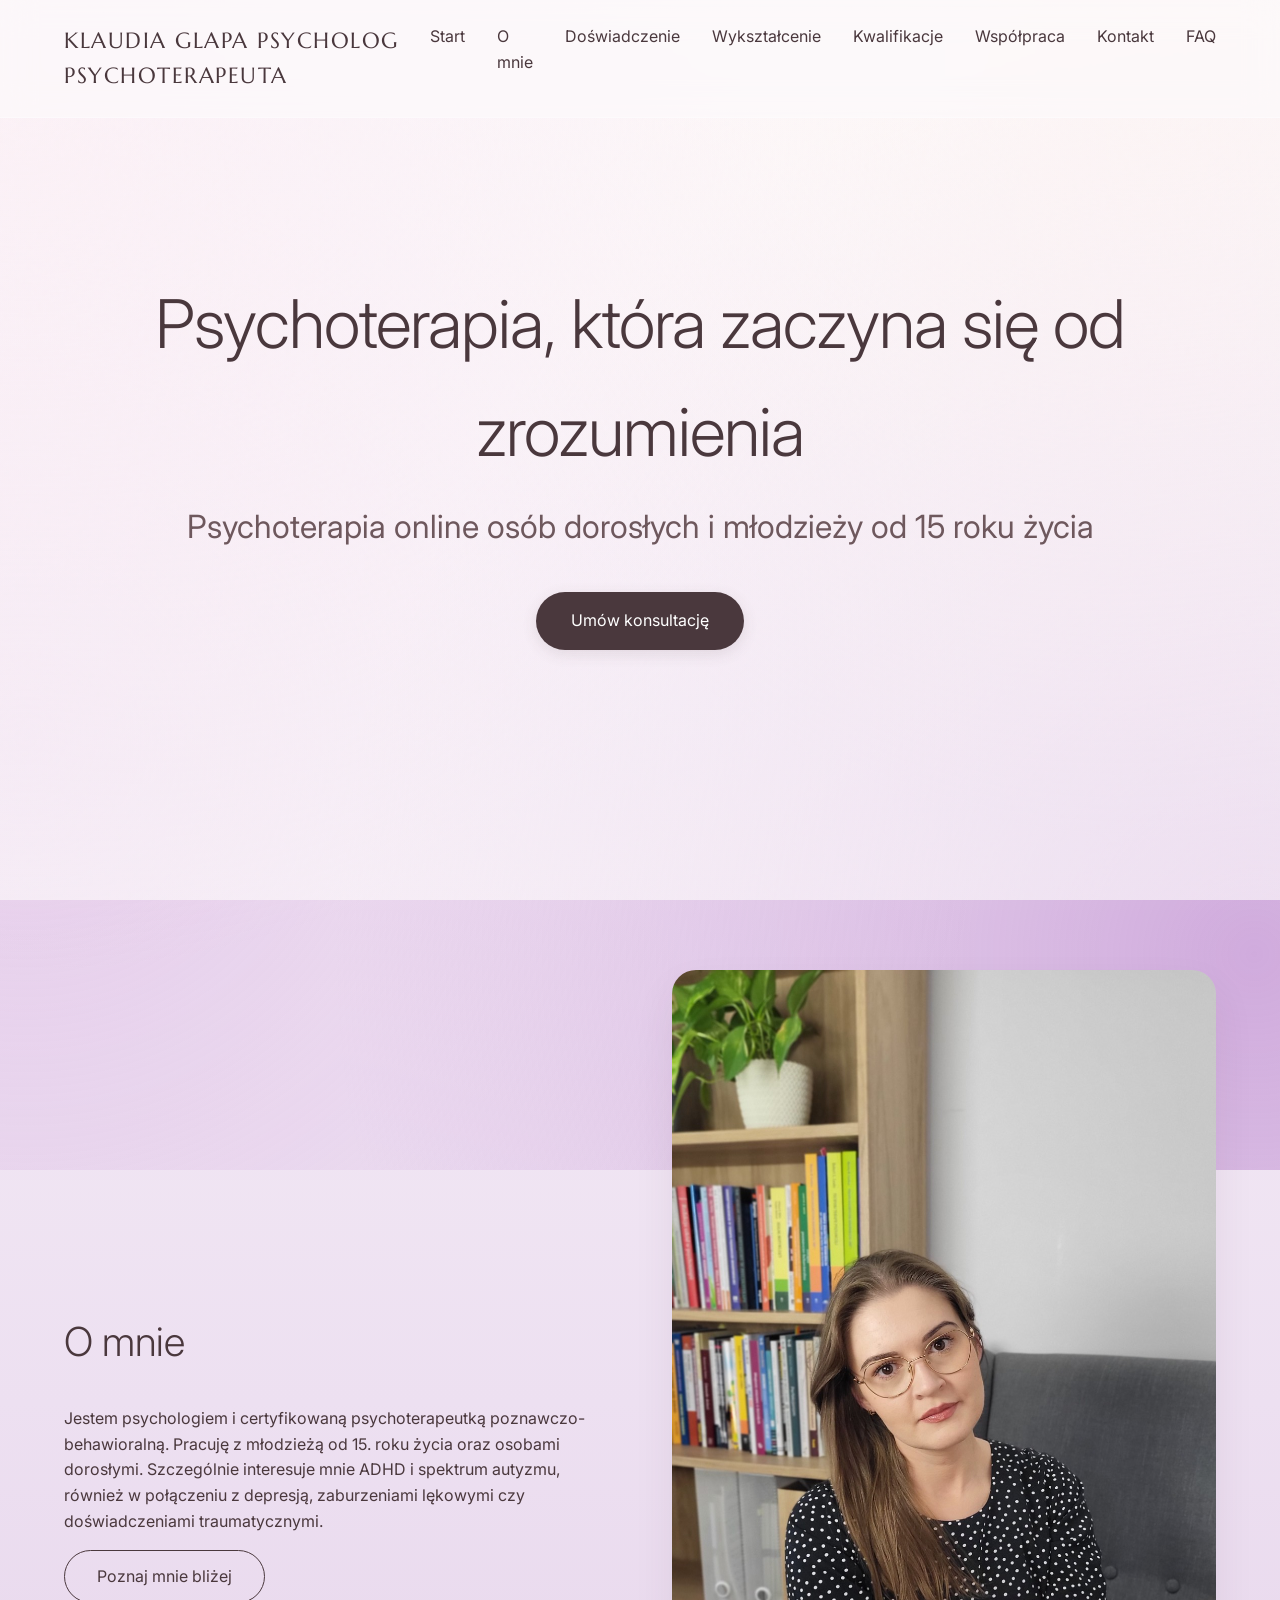
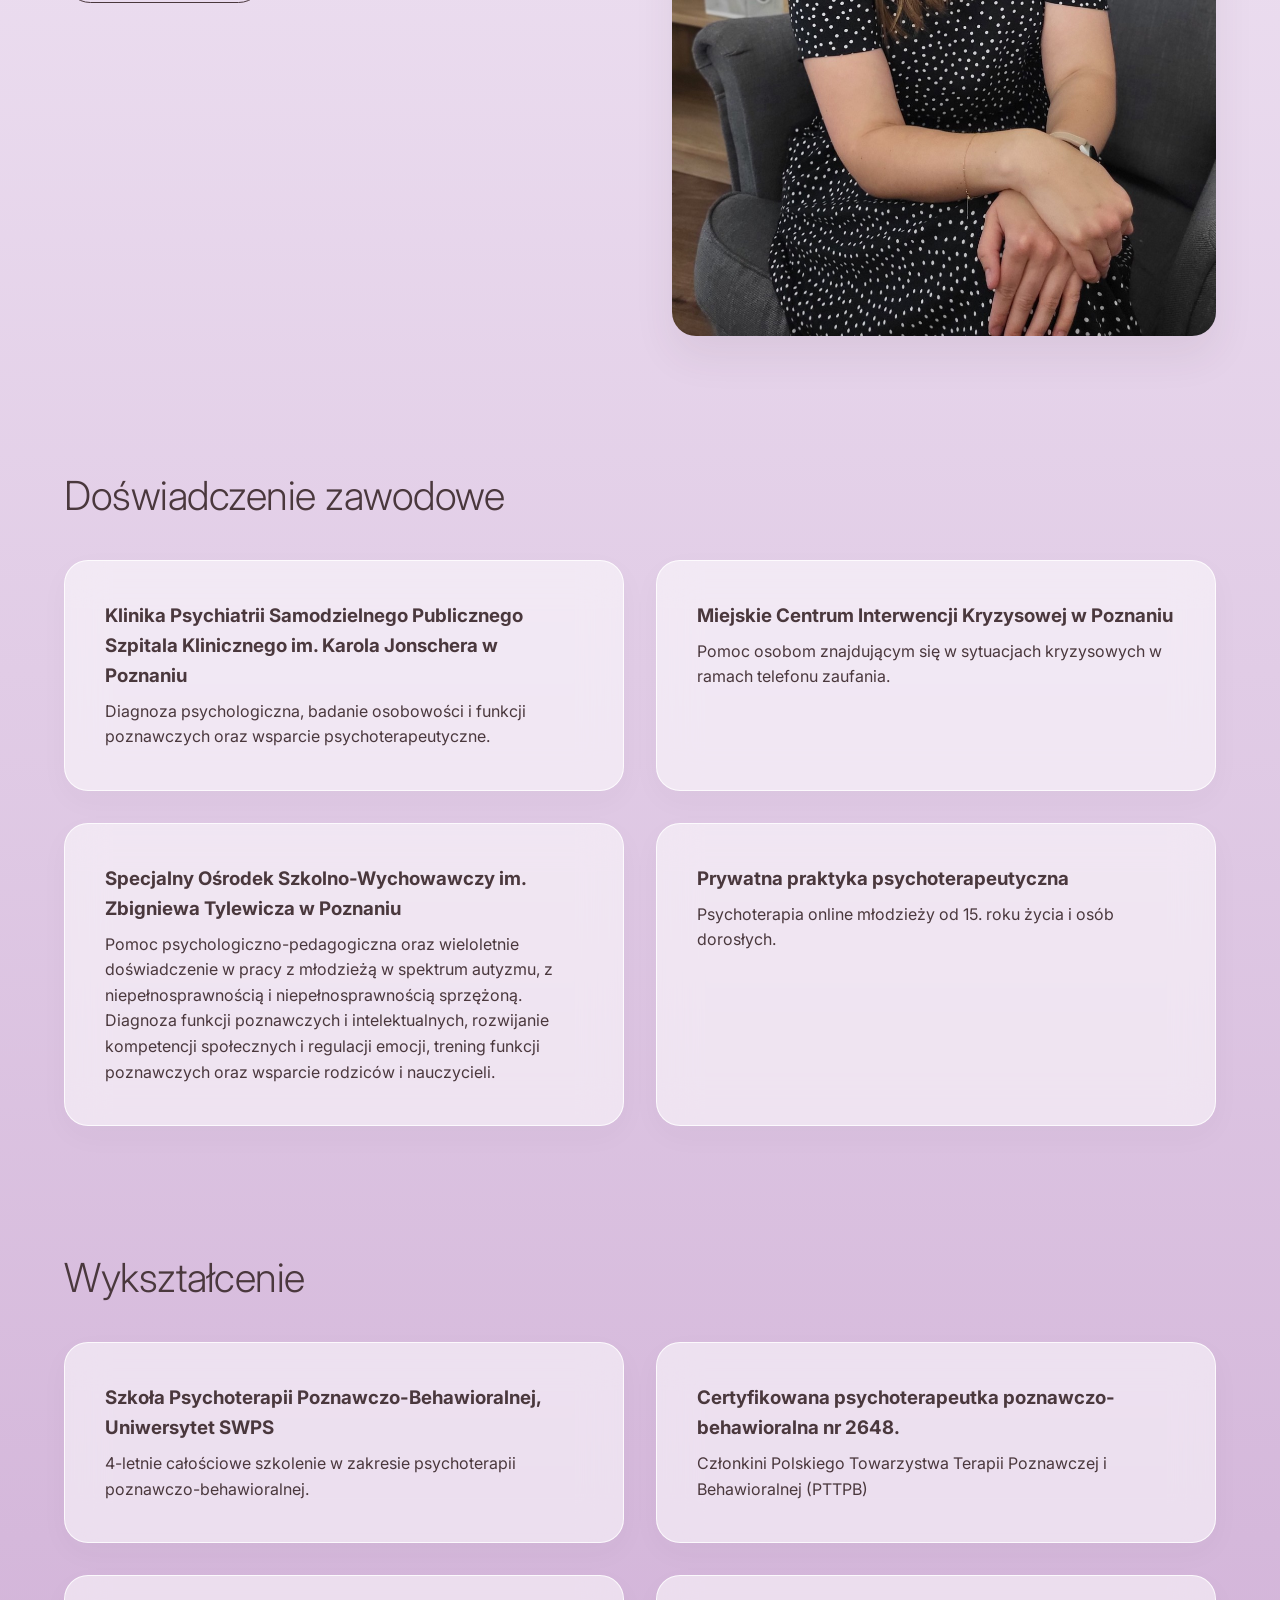
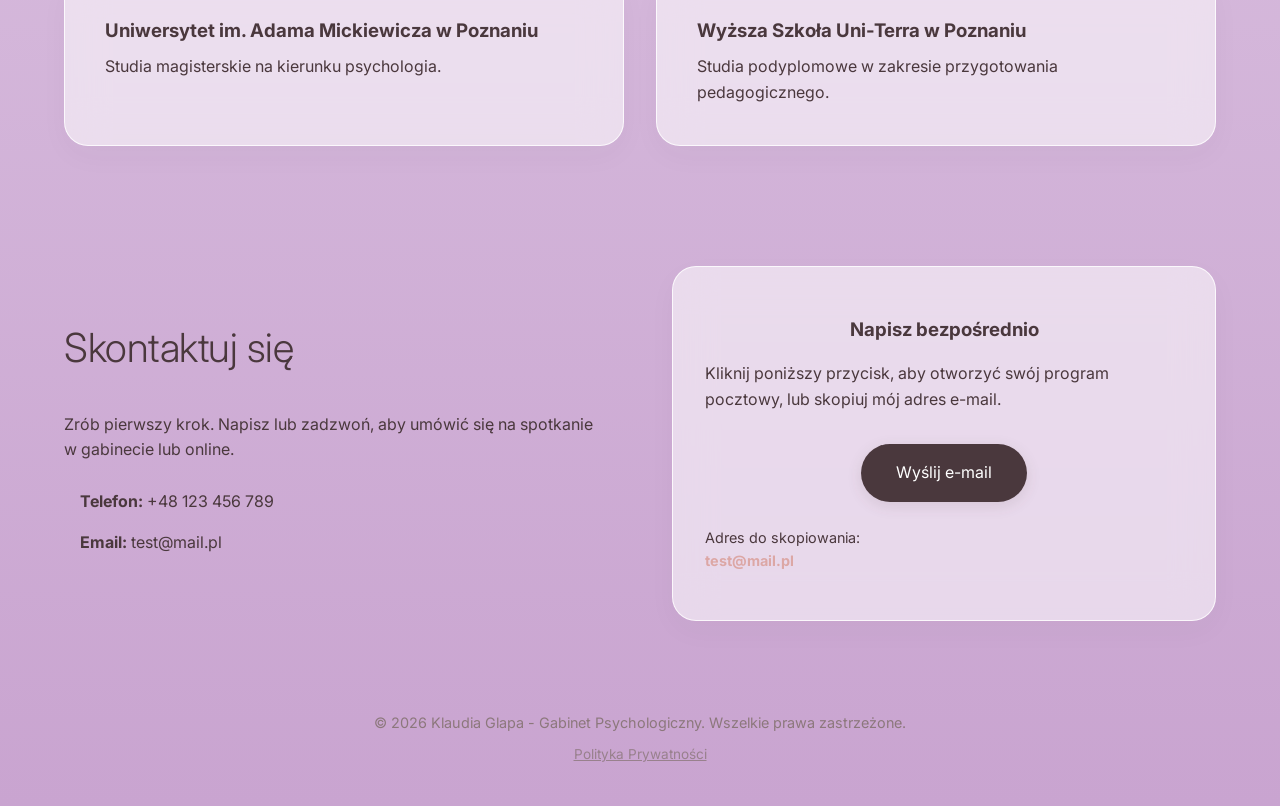
<file: index.html>
<!DOCTYPE html>
<html lang="pl">
<head>
    <meta charset="UTF-8">
    <meta name="viewport" content="width=device-width, initial-scale=1.0">
    <title>Klaudia Glapa | Psycholog Psychoterapeuta</title>
    <meta name="description" content="Gabinet psychologiczny Klaudia Glapa. Certyfikowana psychoterapeutka CBT. Profesjonalna psychoterapia online, wsparcie w kryzysie, ADHD oraz spektrum autyzmu.">
    <meta property="og:title" content="Klaudia Glapa | Psycholog & Psychoterapeuta CBT">
    <meta property="og:description" content="Profesjonalne wsparcie psychologiczne oraz psychoterapia online dla młodzieży i dorosłych.">
    <meta property="og:type" content="website">
    <link rel="canonical" href="https://klaudiaglapa.pl/">
    <link rel="stylesheet" href="style.css">
    <link href="https://fonts.googleapis.com/css2?family=Inter:wght@300;400;600&display=swap" rel="stylesheet">
    <link href="https://fonts.googleapis.com/css2?family=Marcellus&display=swap" rel="stylesheet">
    <link rel="icon" type="image/x-icon" href="/favicon.ico">
</head>
<body>

    <nav class="navbar">
        <a href="/" class="logo">Klaudia Glapa Psycholog Psychoterapeuta</a>
        <ul class="nav-links">
            <li><a href="/#home">Start</a></li>
            <li><a href="/#o-mnie">O mnie</a></li>
            <li><a href="/#doswiadczenie">Doświadczenie</a></li>
            <li><a href="/#wyksztalcenie">Wykształcenie</a></li>
            <li><a href="/kwalifikacje">Kwalifikacje</a></li>
            <li><a href="/wspolpraca">Współpraca</a></li>
            <li><a href="/#kontakt">Kontakt</a></li>
            <li><a href="/faq">FAQ</a></li>
        </ul>
        <button class="hamburger" aria-label="Otwórz menu">
            <span></span>
            <span></span>
            <span></span>
        </button>
    </nav>

    <header id="home" class="hero section fade-in">
        <div class="hero-content">
            <h1>Psychoterapia, która zaczyna się od zrozumienia</h1>
            <p>Psychoterapia online osób dorosłych i młodzieży od 15 roku życia</p>
            <a href="/#kontakt" class="btn">Umów konsultację</a>
        </div>
    </header>

    <section id="o-mnie" class="section fade-in">
        <div class="container dual-col">
            <div class="text-content">
                <h2>O mnie</h2>
                <p>Jestem psychologiem i certyfikowaną psychoterapeutką poznawczo-behawioralną. Pracuję z młodzieżą od 15. roku życia oraz osobami dorosłymi. Szczególnie interesuje mnie ADHD i spektrum autyzmu, również w połączeniu z depresją, zaburzeniami lękowymi czy doświadczeniami traumatycznymi.</p>
                <a href="/o-mnie" class="btn-outline">Poznaj mnie bliżej</a>
            </div>
            <div class="image-content">
                <img src="mainphoto.jpg?auto=format&fit=crop&w=800&q=80" alt="Psycholog psychoterapeuta">
            </div>
        </div>
    </section>

    <section id="doswiadczenie" class="section fade-in">
        <div class="container">
            <h2>Doświadczenie zawodowe</h2>

            <div class="grid-2">
                <div class="card" style="cursor: default;">
                    <h3 style="margin-bottom: 0.5rem;">Klinika Psychiatrii Samodzielnego Publicznego Szpitala Klinicznego im. Karola Jonschera w Poznaniu</h3>
                    <p>Diagnoza psychologiczna, badanie osobowości i funkcji poznawczych oraz wsparcie psychoterapeutyczne.</p>
                </div>

                <div class="card" style="cursor: default;">
                    <h3 style="margin-bottom: 0.5rem;">Miejskie Centrum Interwencji Kryzysowej w Poznaniu</h3>
                    <p>Pomoc osobom znajdującym się w sytuacjach kryzysowych w ramach telefonu zaufania.</p>
                </div>

                <div class="card" style="cursor: default;">
                    <h3 style="margin-bottom: 0.5rem;">Specjalny Ośrodek Szkolno-Wychowawczy im. Zbigniewa Tylewicza w Poznaniu</h3>
                    <p>Pomoc psychologiczno-pedagogiczna oraz wieloletnie doświadczenie w pracy z młodzieżą w spektrum autyzmu, z niepełnosprawnością i niepełnosprawnością sprzężoną. Diagnoza funkcji poznawczych i intelektualnych, rozwijanie kompetencji społecznych i regulacji emocji, trening funkcji poznawczych oraz wsparcie rodziców i nauczycieli.</p>
                </div>

                <div class="card" style="cursor: default;">
                    <h3 style="margin-bottom: 0.5rem;">Prywatna praktyka psychoterapeutyczna</h3>
                    <p>Psychoterapia online młodzieży od 15. roku życia i osób dorosłych.</p>
                </div>
            </div>

        </div>
    </section>

    <section id="wyksztalcenie" class="section fade-in">
        <div class="container">
            <h2>Wykształcenie</h2>

            <div class="grid-2">
                <div class="card" style="cursor: default;">
                    <h3 style="margin-bottom: 0.5rem;">Szkoła Psychoterapii Poznawczo-Behawioralnej, Uniwersytet SWPS</h3>
                    <p>4-letnie całościowe szkolenie w zakresie psychoterapii poznawczo-behawioralnej.</p>
                </div>

                <div class="card" style="cursor: default;">
                    <h3 style="margin-bottom: 0.5rem;">Certyfikowana psychoterapeutka poznawczo-behawioralna nr 2648.</h3>
                    <p>Członkini Polskiego Towarzystwa Terapii Poznawczej i Behawioralnej (PTTPB)</p>
                </div>

                <div class="card" style="cursor: default;">
                    <h3 style="margin-bottom: 0.5rem;">Uniwersytet im. Adama Mickiewicza w Poznaniu</h3>
                    <p>Studia magisterskie na kierunku psychologia.</p>
                </div>

                <div class="card" style="cursor: default;">
                    <h3 style="margin-bottom: 0.5rem;">Wyższa Szkoła Uni-Terra w Poznaniu</h3>
                    <p>Studia podyplomowe w zakresie przygotowania pedagogicznego.</p>
                </div>


            </div>

        </div>
    </section>

    <section id="kontakt" class="section fade-in">
        <div class="container dual-col">
            <div class="text-content">
                <h2>Skontaktuj się</h2>
                <p>Zrób pierwszy krok. Napisz lub zadzwoń, aby umówić się na spotkanie w gabinecie lub online.</p>
                <br>
                <div style="margin-left: 1rem;">
                <ul class="contact-info">
                    <li><strong>Telefon: </strong><a style="user-select: all;">+48 123 456 789</a></li>
                    <li><strong>Email: </strong> <a style=" user-select: all;">test@mail.pl</a></li>
                </ul>
                </div>
            </div>
            <div class="form-content">
                <div class="card" style="text-align: center; padding: 3rem 2rem;">
                    <h3 style="margin-bottom: 1rem;">Napisz bezpośrednio</h3>
                    <p style="margin-bottom: 2rem;">Kliknij poniższy przycisk, aby otworzyć swój program pocztowy, lub skopiuj mój adres e-mail.</p>

                    <a href="mailto:test@mail.pl?subject=Konsultacja psychologiczna" class="btn">
                     Wyślij e-mail
                    </a>

                    <p style="margin-top: 1.5rem; font-size: 0.9rem;">
                         Adres do skopiowania:<br>
                    <strong style="color: var(--accent); user-select: all;">test@mail.pl</strong>
                    </p>
                </div>
            </div>
        </div>
    </section>

    <footer>
        <div class="container" style="display: flex; flex-direction: column; align-items: center; gap: 0.6rem;">
            <p>&copy; 2026 Klaudia Glapa - Gabinet Psychologiczny. Wszelkie prawa zastrzeżone.</p>
            <p style="font-size: 0.85rem;">
                <a href="/polityka-prywatnosci" style="color: inherit; text-decoration: underline; opacity: 0.8; transition: opacity 0.3s ease;">Polityka Prywatności</a>
            </p>
        </div>
    </footer>

    <script src="script.js"></script>
</body>
</html>
</file>
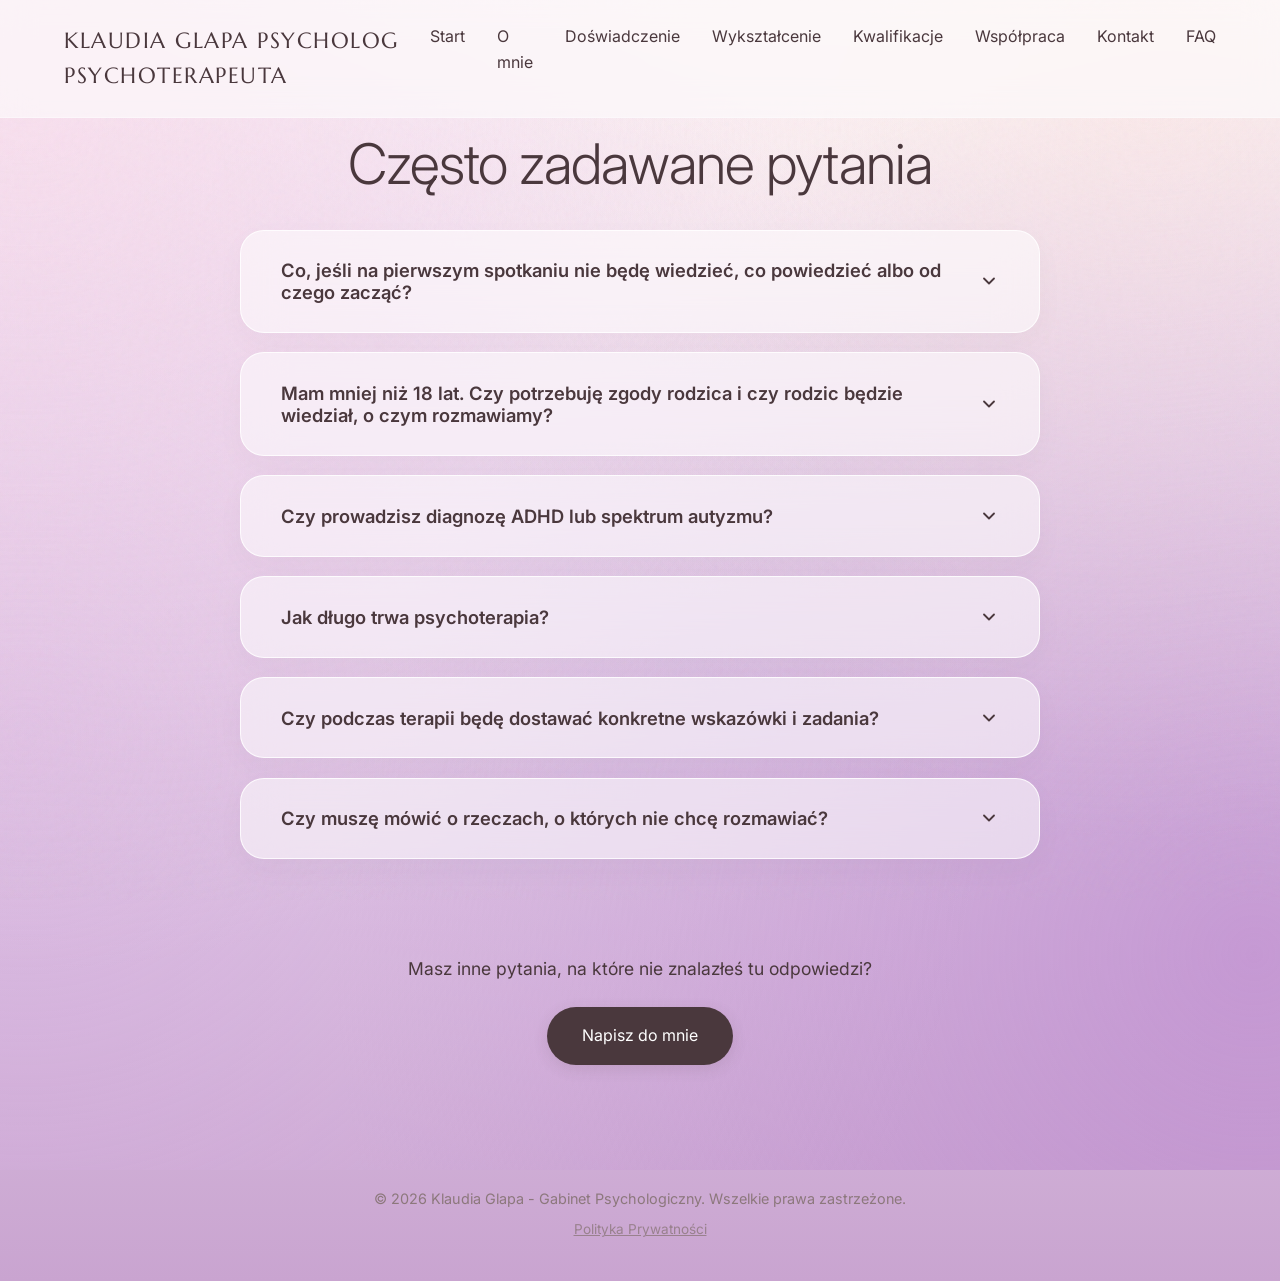
<file: faq.html>
<!DOCTYPE html>
<html lang="pl">
<head>
    <meta charset="UTF-8">
    <meta name="viewport" content="width=device-width, initial-scale=1.0">
    <title>FAQ - Często zadawane pytania | Klaudia Glapa</title>
    <meta name="description" content="Odpowiedzi na najczęstsze pytania dotyczące pierwszej wizyty u psychologa, poufności, zgody rodziców czy diagnozy ADHD i autyzmu.">
    <meta property="og:title" content="FAQ - Pytania i Odpowiedzi | Klaudia Glapa">
    <meta property="og:description" content="Masz pytania przed pierwszą wizytą? Sprawdź odpowiedzi na najczęściej zadawane pytania.">
    <meta property="og:type" content="article">
    <link rel="canonical" href="https://klaudiaglapa.pl/faq">
    <link rel="stylesheet" href="style.css">
    <link href="https://fonts.googleapis.com/css2?family=Inter:wght@300;400;600&display=swap" rel="stylesheet">
    <link href="https://fonts.googleapis.com/css2?family=Marcellus&display=swap" rel="stylesheet">
    <link rel="icon" type="image/x-icon" href="/favicon.ico">
</head>
<body>

    <nav class="navbar">
        <a href="/" class="logo">Klaudia Glapa Psycholog Psychoterapeuta</a>
        <ul class="nav-links">
            <li><a href="/#home">Start</a></li>
            <li><a href="/o-mnie">O mnie</a></li>
            <li><a href="/#doswiadczenie">Doświadczenie</a></li>
            <li><a href="/#wyksztalcenie">Wykształcenie</a></li>
            <li><a href="/kwalifikacje">Kwalifikacje</a></li>
            <li><a href="/wspolpraca">Współpraca</a></li>
            <li><a href="/#kontakt">Kontakt</a></li>
            <li><a href="/faq">FAQ</a></li>
        </ul>

        <button class="hamburger" aria-label="Otwórz menu">
            <span></span>
            <span></span>
            <span></span>
        </button>

    </nav>

    <header class="subpage-header fade-in">
        <h1>Często zadawane pytania</h1>
    </header>
    <section class="section fade-in" style="padding-top: 0; flex-direction: column;">

        <div class="container" style="max-width: 800px; width: 100%; display: flex; flex-direction: column; gap: 1.2rem; margin: 0 auto;">

            <div class="card faq-item">
                <button class="faq-question">
                    <span>Co, jeśli na pierwszym spotkaniu nie będę wiedzieć, co powiedzieć albo od czego zacząć?</span>
                    <svg class="faq-arrow" viewBox="0 0 24 24"><path d="M6 9l6 6 6-6"/></svg>
                </button>
                <div class="faq-answer">
                    <p>Nie musisz wiedzieć, co powiedzieć ani jak nazwać problem, z którym przychodzisz. Podczas pierwszego spotkania zadaję pytania, które pomagają mi lepiej Cię poznać i zrozumieć, z czym się zgłaszasz.
                        To również czas dla Ciebie, żeby poznać mnie i zobaczyć, jak czujesz się w naszej rozmowie. Po spotkaniu możesz zdecydować, czy chcesz umówić się ponownie i wspólnie przyjrzeć się temu, co jest dla Ciebie ważne.
                    </p>
                </div>
            </div>

            <div class="card faq-item">
                <button class="faq-question">
                    <span>Mam mniej niż 18 lat. Czy potrzebuję zgody rodzica i czy rodzic będzie wiedział, o czym rozmawiamy?</span>
                    <svg class="faq-arrow" viewBox="0 0 24 24"><path d="M6 9l6 6 6-6"/></svg>
                </button>
                <div class="faq-answer">
                    <p>Jeśli masz mniej niż 18 lat, do rozpoczęcia spotkań potrzebna jest zgoda rodzica lub opiekuna prawnego. Po ukończeniu 16. roku życia potrzebna jest również Twoja zgoda.
                    Rozmowy podczas spotkań są objęte tajemnicą zawodową. Oznacza to, że nie przekazuję rodzicom szczegółów naszych rozmów. Rodzic może otrzymać informacje potrzebne do sprawowania nad Tobą opieki, a w określonych sytuacjach, szczególnie związanych z zagrożeniem Twojego życia lub zdrowia albo bezpieczeństwa innych osób, mam obowiązek podjąć odpowiednie działania.
                    Na początku współpracy wyjaśnię Ci dokładnie zasady poufności, żeby było jasne, które informacje zostają między nami i w jakich sytuacjach mogę być zobowiązana do przekazania ich dalej.
                    </p>
                </div>
            </div>

            <div class="card faq-item">
                <button class="faq-question">
                    <span>Czy prowadzisz diagnozę ADHD lub spektrum autyzmu?</span>
                    <svg class="faq-arrow" viewBox="0 0 24 24"><path d="M6 9l6 6 6-6"/></svg>
                </button>
                <div class="faq-answer">
                    <p>Tak. Prowadzę diagnozę psychologiczną w kierunku ADHD oraz spektrum autyzmu u osób dorosłych. Proces diagnostyczny obejmuje szczegółowy wywiad oraz odpowiednio dobrane narzędzia diagnostyczne i testy psychologiczne.
                    Po zakończeniu diagnozy omawiam jej wyniki i sporządzam opinię psychologiczną zawierającą wnioski z przeprowadzonego badania. Z otrzymaną opinią możesz zgłosić się do lekarza psychiatry, który może ustalić rozpoznanie medyczne i, jeśli jest taka potrzeba, zaproponować dalsze leczenie.
                    </p>
                </div>
            </div>

            <div class="card faq-item">
                <button class="faq-question">
                    <span>Jak długo trwa psychoterapia?</span>
                    <svg class="faq-arrow" viewBox="0 0 24 24"><path d="M6 9l6 6 6-6"/></svg>
                </button>
                <div class="faq-answer">
                    <p>Czas terapii zależy od zgłoszonego problemu i ustalonych celów. Na początku współpracy wspólnie określamy przewidywaną liczbę spotkań. W przypadku wielu zaburzeń lękowych czy depresji terapia poznawczo-behawioralna często mieści się w ramach około 20 sesji. Jeśli w trakcie terapii pojawią się nowe trudności lub potrzeby, wspólnie wracamy do celów i ustalamy dalszy kierunek pracy.</p>
                </div>
            </div>

            <div class="card faq-item">
                <button class="faq-question">
                    <span>Czy podczas terapii będę dostawać konkretne wskazówki i zadania?</span>
                    <svg class="faq-arrow" viewBox="0 0 24 24"><path d="M6 9l6 6 6-6"/></svg>
                </button>
                <div class="faq-answer">
                    <p>Pracuję w nurcie poznawczo-behawioralnym, który zakłada również pracę pomiędzy sesjami. Podczas spotkań mogę proponować konkretne techniki, ćwiczenia lub inne sposoby pracy, które pomagają przybliżyć się do ustalonych celów terapii.
                    Zależy mi, żeby proces terapii był dla Ciebie zrozumiały. Wiesz, nad czym pracujemy, w jakim celu i dlaczego proponuję określoną metodę. Ostateczna decyzja o tym, czy chcesz z niej skorzystać, należy do Ciebie.
                    </p>
                </div>
            </div>

            <div class="card faq-item">
                <button class="faq-question">
                    <span>Czy muszę mówić o rzeczach, o których nie chcę rozmawiać?</span>
                    <svg class="faq-arrow" viewBox="0 0 24 24"><path d="M6 9l6 6 6-6"/></svg>
                </button>
                <div class="faq-answer">
                    <p>Szczerość jest ważną częścią procesu terapeutycznego, ale nie oznacza, że musisz od razu mówić o wszystkim. Jeśli są tematy, których nie chcesz poruszać lub na rozmowę o których nie jesteś jeszcze gotowy, możesz mi o tym powiedzieć.
                    Szanuję Twoje granice i decyzje dotyczące tego, czym i kiedy chcesz się podzielić.
                    </p>
                </div>
            </div>

        </div>
        <div class="container" style="text-align: center; margin-top: 6rem; margin-bottom: 2rem;">
            <p style="margin-bottom: 1.5rem; font-size: 1.1rem;">Masz inne pytania, na które nie znalazłeś tu odpowiedzi?</p>
            <a href="/#kontakt" class="btn">Napisz do mnie</a>
        </div>

    </section>

    <footer>
        <div class="container" style="display: flex; flex-direction: column; align-items: center; gap: 0.6rem;">
            <p>&copy; 2026 Klaudia Glapa - Gabinet Psychologiczny. Wszelkie prawa zastrzeżone.</p>
            <p style="font-size: 0.85rem;">
                <a href="/polityka-prywatnosci" style="color: inherit; text-decoration: underline; opacity: 0.8; transition: opacity 0.3s ease;">Polityka Prywatności</a>
            </p>
        </div>
    </footer>
    <script src="script.js"></script>
</body>
</html>
</file>
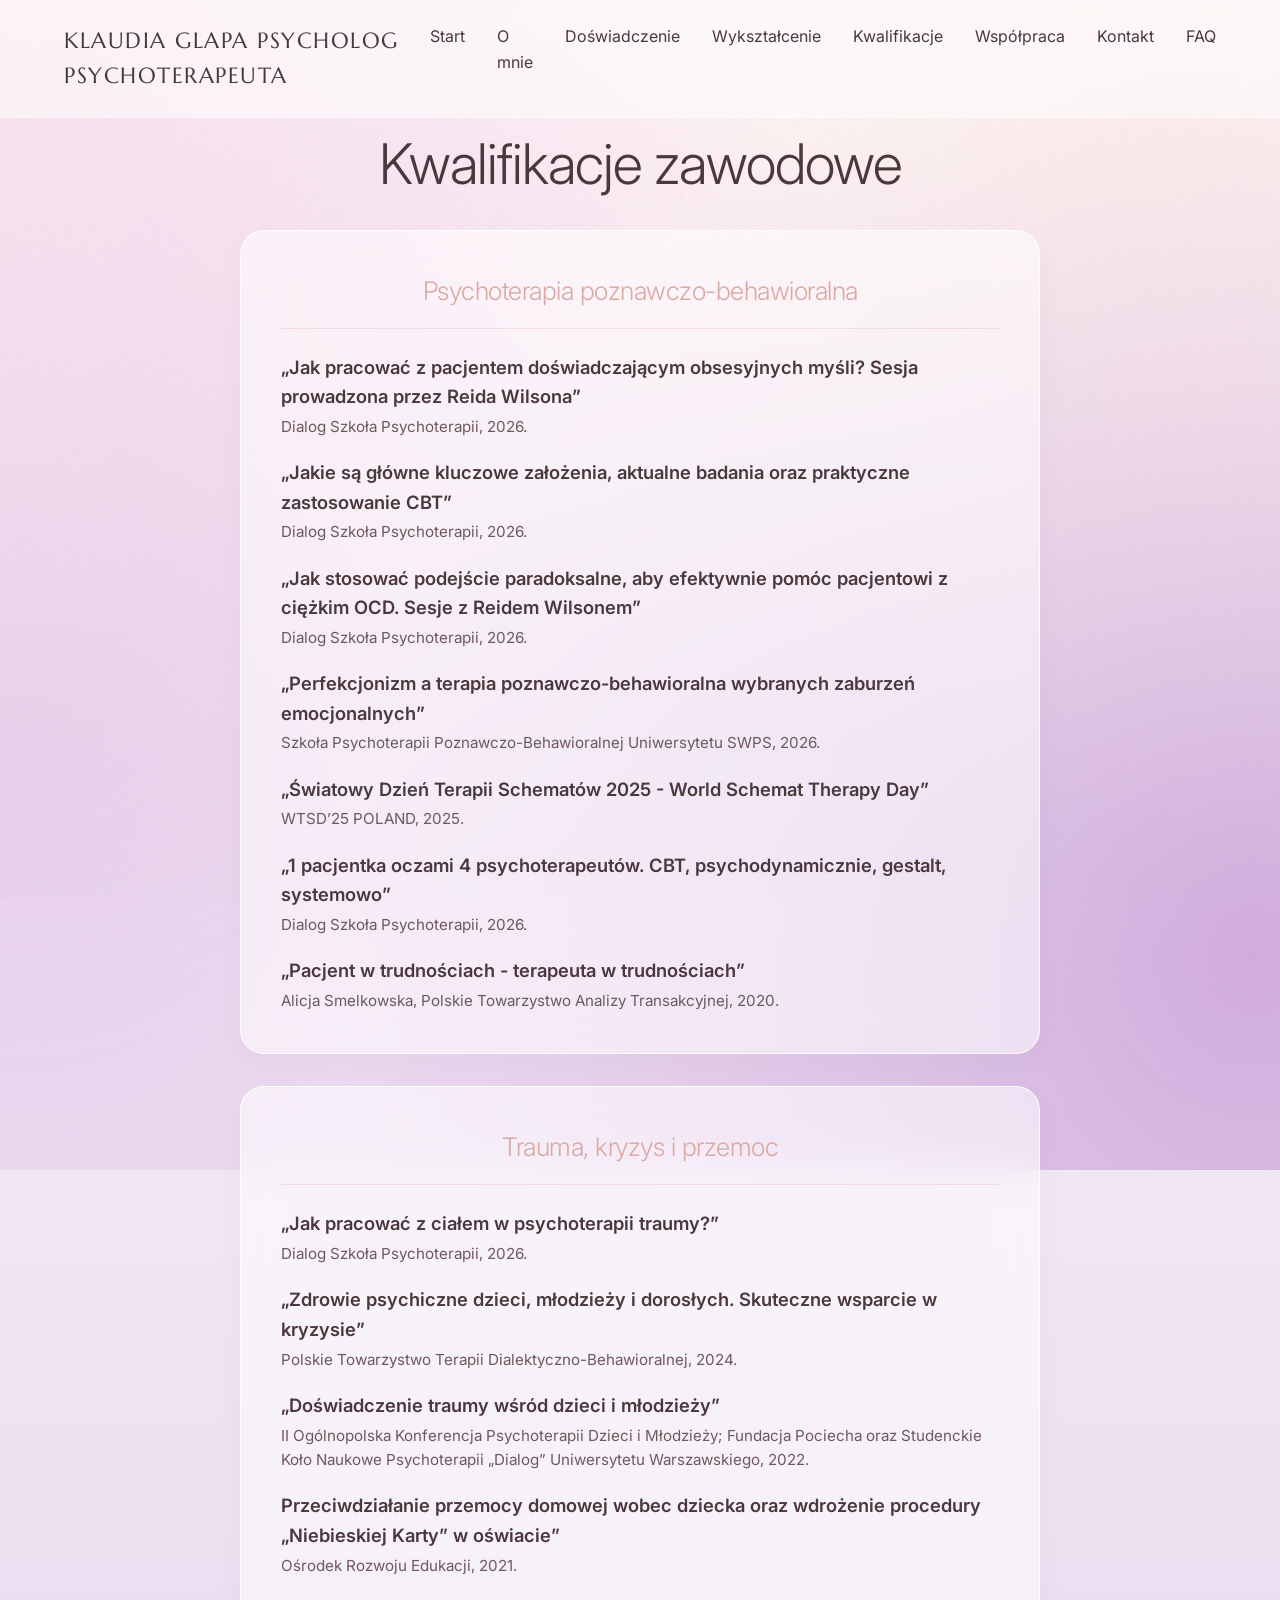
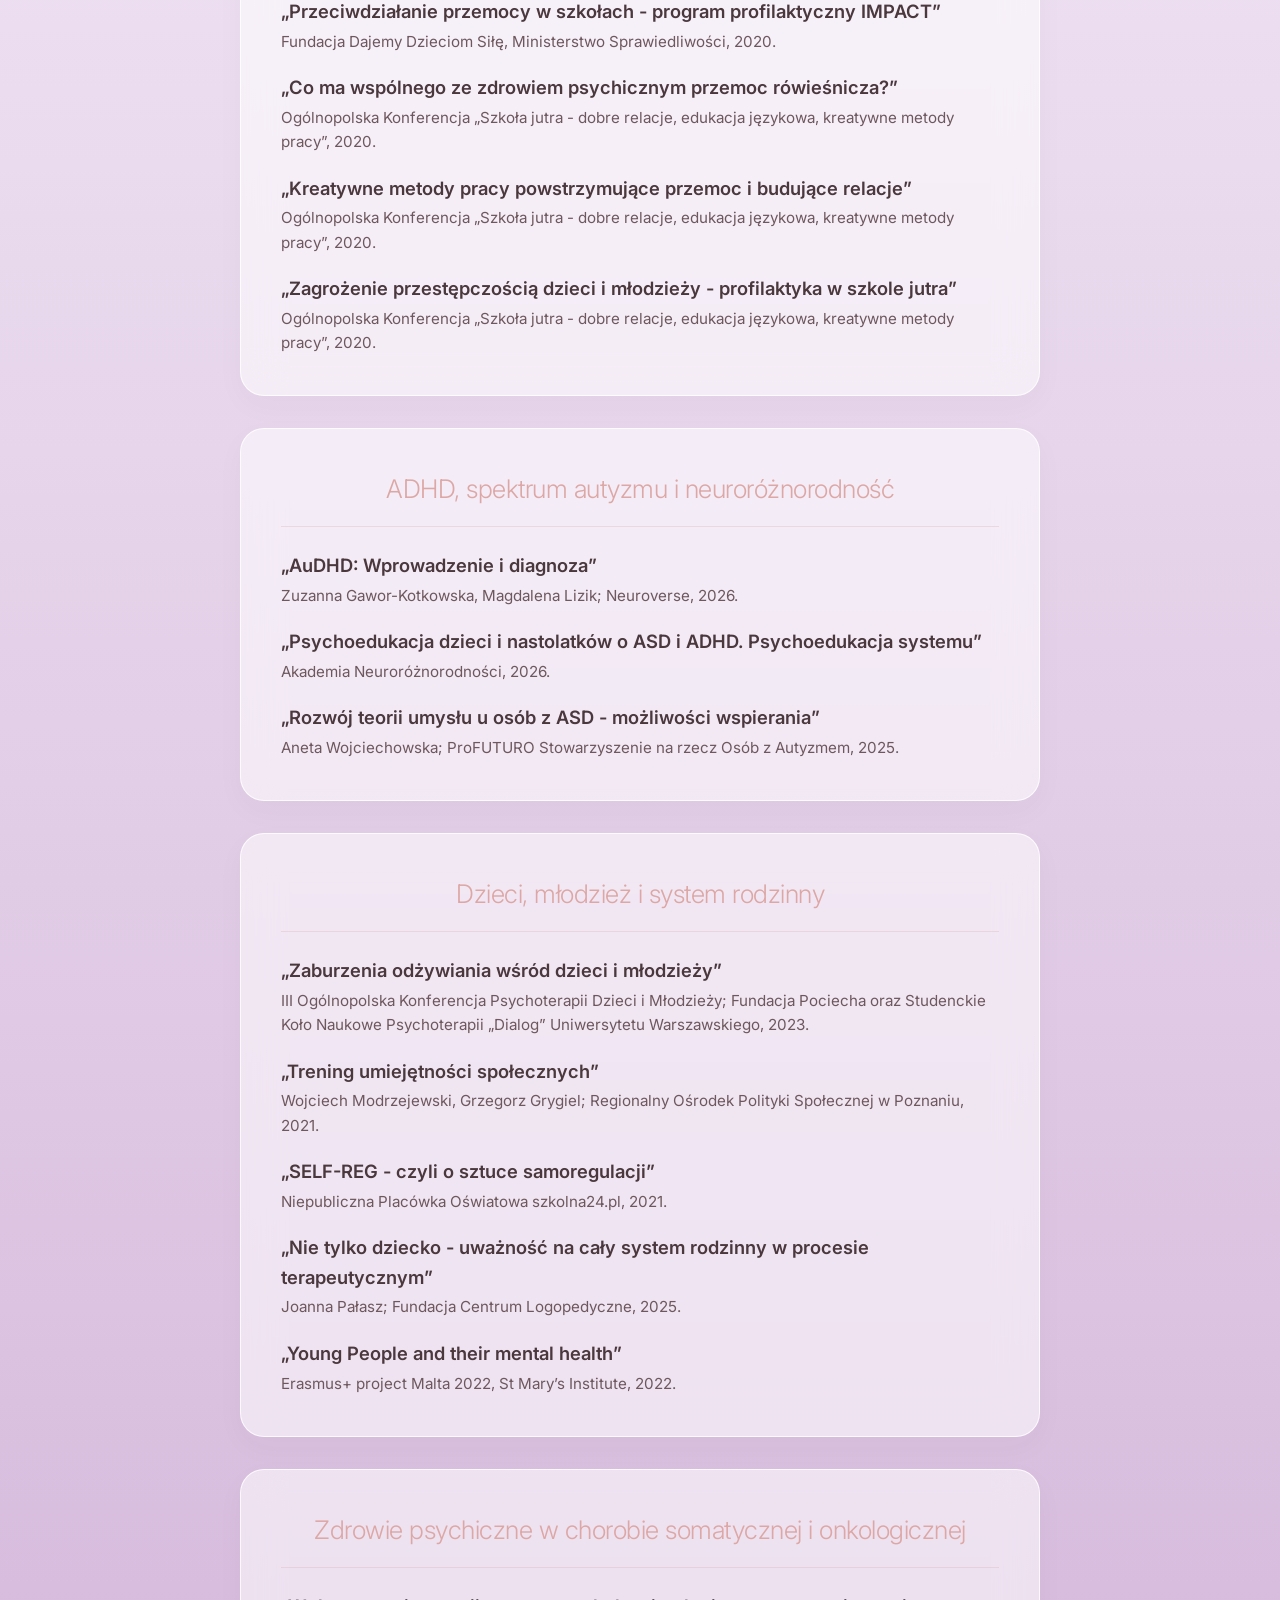
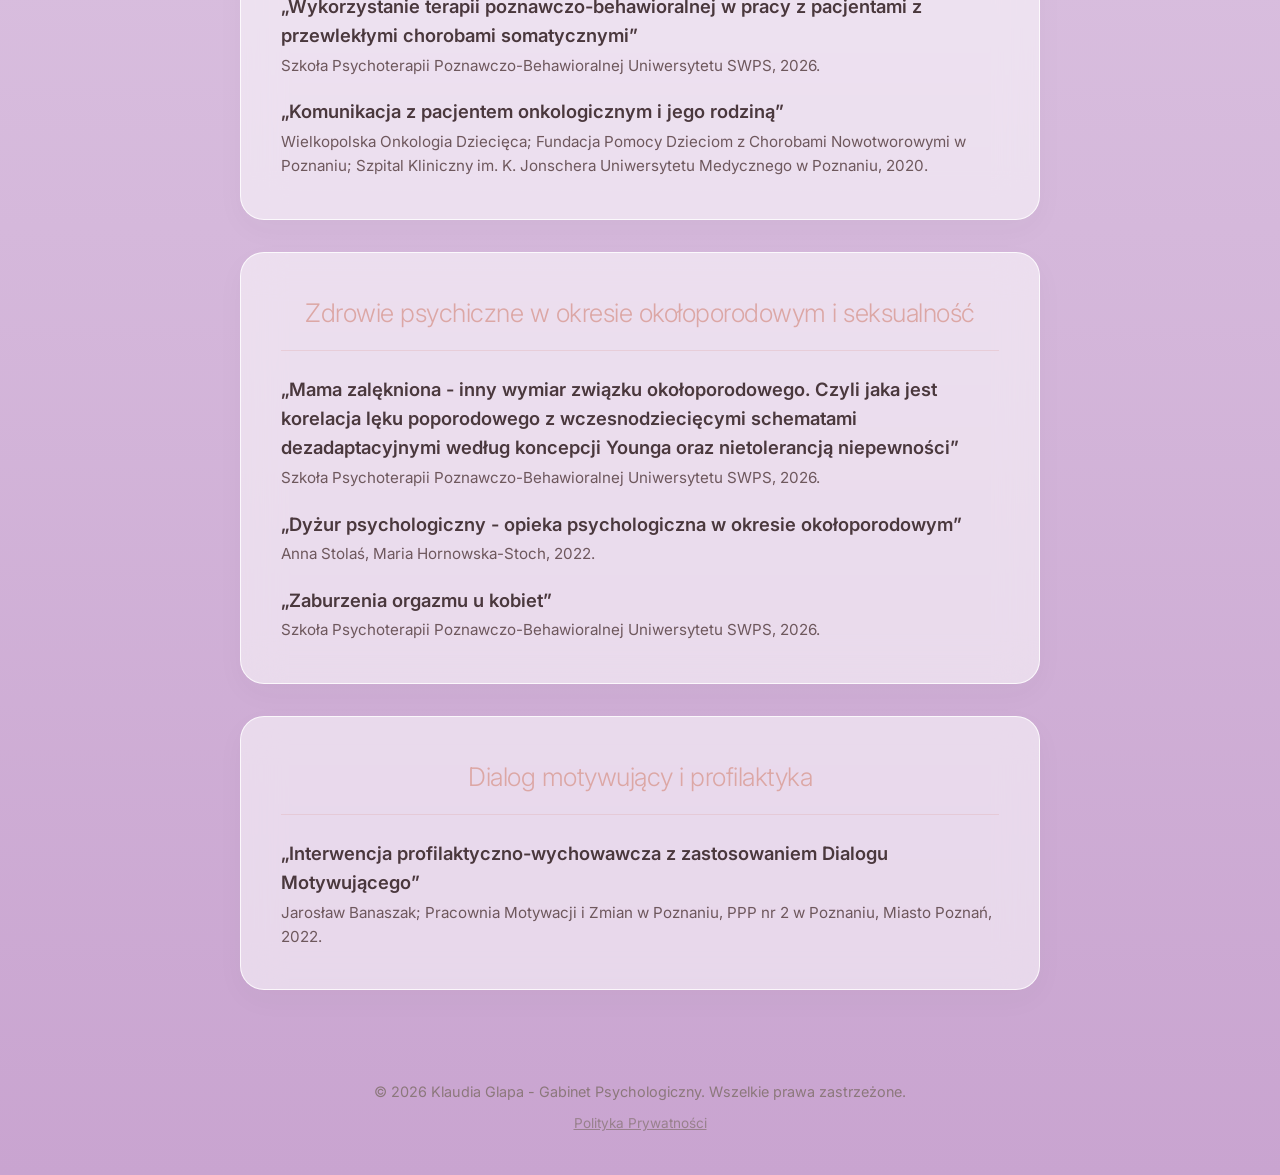
<file: kwalifikacje.html>
<!DOCTYPE html>
<html lang="pl">
<head>
    <meta charset="UTF-8">
    <meta name="viewport" content="width=device-width, initial-scale=1.0">
    <title>Kwalifikacje | Klaudia Glapa</title>
    <meta name="description" content="Sprawdź ukończone przeze mnie szkolenia, kursy specjalistyczne oraz uprawnienia diagnostyczne (CBT, ADHD, Autyzm, Trauma).">
    <meta property="og:title" content="Kwalifikacje i Szkolenia | Klaudia Glapa">
    <meta property="og:description" content="Szkolenia specjalistyczne oraz uprawnienia w zakresie psychoterapii i diagnozy psychologicznej.">
    <meta property="og:type" content="article">
    <link rel="canonical" href="https://klaudiaglapa.pl/kwalifikacje">
    <link rel="stylesheet" href="style.css">
    <link href="https://fonts.googleapis.com/css2?family=Inter:wght@300;400;600&display=swap" rel="stylesheet">
    <link href="https://fonts.googleapis.com/css2?family=Marcellus&display=swap" rel="stylesheet">
    <link rel="icon" type="image/x-icon" href="/favicon.ico">
</head>
<body>

    <nav class="navbar">
        <a href="/" class="logo">Klaudia Glapa Psycholog Psychoterapeuta</a>
        <ul class="nav-links">
            <li><a href="/#home">Start</a></li>
            <li><a href="/o-mnie">O mnie</a></li>
            <li><a href="/#doswiadczenie">Doświadczenie</a></li>
            <li><a href="/#wyksztalcenie">Wykształcenie</a></li>
            <li><a href="/kwalifikacje">Kwalifikacje</a></li>
            <li><a href="/wspolpraca">Współpraca</a></li>
            <li><a href="/#kontakt">Kontakt</a></li>
            <li><a href="/faq">FAQ</a></li>
        </ul>

        <button class="hamburger" aria-label="Otwórz menu">
            <span></span>
            <span></span>
            <span></span>
        </button>

    </nav>

    <header class="subpage-header fade-in">
        <h1>Kwalifikacje zawodowe</h1>
    </header>

    <!-- Usunięto klasę fade-in z sekcji głównej -->
    <section class="section" style="padding-top: 0; flex-direction: column;">

        <div class="container" style="max-width: 800px; width: 100%; display: flex; flex-direction: column; gap: 2rem; margin: 0 auto;">

            <!-- Kategoria 1 (dodana klasa fade-in do karty) -->
            <div class="card fade-in" style="padding: 2.5rem; cursor: default;">
                <h2 style="font-size: 1.6rem; color: var(--accent); margin-bottom: 1.5rem; text-align: center; border-bottom: 1px solid rgba(220, 167, 165, 0.3); padding-bottom: 1rem;">Psychoterapia poznawczo-behawioralna</h2>

                <div style="margin-bottom: 1.2rem;">
                    <h3 style="font-size: 1.15rem; font-weight: 600; color: var(--text-main);">„Jak pracować z pacjentem doświadczającym obsesyjnych myśli? Sesja prowadzona przez Reida Wilsona”</h3>
                    <p style="font-size: 0.95rem; color: #6e585d; margin-top: 0.2rem;">Dialog Szkoła Psychoterapii, 2026.</p>
                </div>

                <div style="margin-bottom: 1.2rem;">
                    <h3 style="font-size: 1.15rem; font-weight: 600; color: var(--text-main);">„Jakie są główne kluczowe założenia, aktualne badania oraz praktyczne zastosowanie CBT”</h3>
                    <p style="font-size: 0.95rem; color: #6e585d; margin-top: 0.2rem;">Dialog Szkoła Psychoterapii, 2026.</p>
                </div>

                <div style="margin-bottom: 1.2rem;">
                    <h3 style="font-size: 1.15rem; font-weight: 600; color: var(--text-main);">„Jak stosować podejście paradoksalne, aby efektywnie pomóc pacjentowi z ciężkim OCD. Sesje z Reidem Wilsonem”</h3>
                    <p style="font-size: 0.95rem; color: #6e585d; margin-top: 0.2rem;">Dialog Szkoła Psychoterapii, 2026.</p>
                </div>

                <div style="margin-bottom: 1.2rem;">
                    <h3 style="font-size: 1.15rem; font-weight: 600; color: var(--text-main);">„Perfekcjonizm a terapia poznawczo-behawioralna wybranych zaburzeń emocjonalnych”</h3>
                    <p style="font-size: 0.95rem; color: #6e585d; margin-top: 0.2rem;">Szkoła Psychoterapii Poznawczo-Behawioralnej Uniwersytetu SWPS, 2026.</p>
                </div>

                <div style="margin-bottom: 1.2rem;">
                    <h3 style="font-size: 1.15rem; font-weight: 600; color: var(--text-main);">„Światowy Dzień Terapii Schematów 2025 - World Schemat Therapy Day”</h3>
                    <p style="font-size: 0.95rem; color: #6e585d; margin-top: 0.2rem;">WTSD’25 POLAND, 2025.</p>
                </div>

                <div style="margin-bottom: 1.2rem;">
                    <h3 style="font-size: 1.15rem; font-weight: 600; color: var(--text-main);">„1 pacjentka oczami 4 psychoterapeutów. CBT, psychodynamicznie, gestalt, systemowo”</h3>
                    <p style="font-size: 0.95rem; color: #6e585d; margin-top: 0.2rem;">Dialog Szkoła Psychoterapii, 2026.</p>
                </div>

                <div>
                    <h3 style="font-size: 1.15rem; font-weight: 600; color: var(--text-main);">„Pacjent w trudnościach - terapeuta w trudnościach”</h3>
                    <p style="font-size: 0.95rem; color: #6e585d; margin-top: 0.2rem;">Alicja Smelkowska, Polskie Towarzystwo Analizy Transakcyjnej, 2020.</p>
                </div>
            </div>

            <!-- Kategoria 2 -->
            <div class="card fade-in" style="padding: 2.5rem; cursor: default;">
                <h2 style="font-size: 1.6rem; color: var(--accent); margin-bottom: 1.5rem; text-align: center; border-bottom: 1px solid rgba(220, 167, 165, 0.3); padding-bottom: 1rem;">Trauma, kryzys i przemoc</h2>

                <div style="margin-bottom: 1.2rem;">
                    <h3 style="font-size: 1.15rem; font-weight: 600; color: var(--text-main);">„Jak pracować z ciałem w psychoterapii traumy?”</h3>
                    <p style="font-size: 0.95rem; color: #6e585d; margin-top: 0.2rem;">Dialog Szkoła Psychoterapii, 2026.</p>
                </div>

                <div style="margin-bottom: 1.2rem;">
                    <h3 style="font-size: 1.15rem; font-weight: 600; color: var(--text-main);">„Zdrowie psychiczne dzieci, młodzieży i dorosłych. Skuteczne wsparcie w kryzysie”</h3>
                    <p style="font-size: 0.95rem; color: #6e585d; margin-top: 0.2rem;">Polskie Towarzystwo Terapii Dialektyczno-Behawioralnej, 2024.</p>
                </div>

                <div style="margin-bottom: 1.2rem;">
                    <h3 style="font-size: 1.15rem; font-weight: 600; color: var(--text-main);">„Doświadczenie traumy wśród dzieci i młodzieży”</h3>
                    <p style="font-size: 0.95rem; color: #6e585d; margin-top: 0.2rem;">II Ogólnopolska Konferencja Psychoterapii Dzieci i Młodzieży; Fundacja Pociecha oraz Studenckie Koło Naukowe Psychoterapii „Dialog” Uniwersytetu Warszawskiego, 2022.</p>
                </div>

                <div style="margin-bottom: 1.2rem;">
                    <h3 style="font-size: 1.15rem; font-weight: 600; color: var(--text-main);">Przeciwdziałanie przemocy domowej wobec dziecka oraz wdrożenie procedury „Niebieskiej Karty” w oświacie”</h3>
                    <p style="font-size: 0.95rem; color: #6e585d; margin-top: 0.2rem;">Ośrodek Rozwoju Edukacji, 2021.</p>
                </div>

                <div style="margin-bottom: 1.2rem;">
                    <h3 style="font-size: 1.15rem; font-weight: 600; color: var(--text-main);">„Przeciwdziałanie przemocy w szkołach - program profilaktyczny IMPACT”</h3>
                    <p style="font-size: 0.95rem; color: #6e585d; margin-top: 0.2rem;">Fundacja Dajemy Dzieciom Siłę, Ministerstwo Sprawiedliwości, 2020.</p>
                </div>

                <div style="margin-bottom: 1.2rem;">
                    <h3 style="font-size: 1.15rem; font-weight: 600; color: var(--text-main);">„Co ma wspólnego ze zdrowiem psychicznym przemoc rówieśnicza?”</h3>
                    <p style="font-size: 0.95rem; color: #6e585d; margin-top: 0.2rem;">Ogólnopolska Konferencja „Szkoła jutra - dobre relacje, edukacja językowa, kreatywne metody pracy”, 2020.</p>
                </div>

                <div style="margin-bottom: 1.2rem;">
                    <h3 style="font-size: 1.15rem; font-weight: 600; color: var(--text-main);">„Kreatywne metody pracy powstrzymujące przemoc i budujące relacje”</h3>
                    <p style="font-size: 0.95rem; color: #6e585d; margin-top: 0.2rem;">Ogólnopolska Konferencja „Szkoła jutra - dobre relacje, edukacja językowa, kreatywne metody pracy”, 2020.</p>
                </div>

                <div>
                    <h3 style="font-size: 1.15rem; font-weight: 600; color: var(--text-main);">„Zagrożenie przestępczością dzieci i młodzieży - profilaktyka w szkole jutra”</h3>
                    <p style="font-size: 0.95rem; color: #6e585d; margin-top: 0.2rem;">Ogólnopolska Konferencja „Szkoła jutra - dobre relacje, edukacja językowa, kreatywne metody pracy”, 2020.</p>
                </div>
            </div>

            <!-- Kategoria 3 -->
            <div class="card fade-in" style="padding: 2.5rem; cursor: default;">
                <h2 style="font-size: 1.6rem; color: var(--accent); margin-bottom: 1.5rem; text-align: center; border-bottom: 1px solid rgba(220, 167, 165, 0.3); padding-bottom: 1rem;">ADHD, spektrum autyzmu i neuroróżnorodność</h2>

                <div style="margin-bottom: 1.2rem;">
                    <h3 style="font-size: 1.15rem; font-weight: 600; color: var(--text-main);">„AuDHD: Wprowadzenie i diagnoza”</h3>
                    <p style="font-size: 0.95rem; color: #6e585d; margin-top: 0.2rem;">Zuzanna Gawor-Kotkowska, Magdalena Lizik; Neuroverse, 2026.</p>
                </div>

                <div style="margin-bottom: 1.2rem;">
                    <h3 style="font-size: 1.15rem; font-weight: 600; color: var(--text-main);">„Psychoedukacja dzieci i nastolatków o ASD i ADHD. Psychoedukacja systemu”</h3>
                    <p style="font-size: 0.95rem; color: #6e585d; margin-top: 0.2rem;">Akademia Neuroróżnorodności, 2026.</p>
                </div>

                <div>
                    <h3 style="font-size: 1.15rem; font-weight: 600; color: var(--text-main);">„Rozwój teorii umysłu u osób z ASD - możliwości wspierania”</h3>
                    <p style="font-size: 0.95rem; color: #6e585d; margin-top: 0.2rem;">Aneta Wojciechowska; ProFUTURO Stowarzyszenie na rzecz Osób z Autyzmem, 2025.</p>
                </div>
            </div>

            <!-- Kategoria 4 -->
            <div class="card fade-in" style="padding: 2.5rem; cursor: default;">
                <h2 style="font-size: 1.6rem; color: var(--accent); margin-bottom: 1.5rem; text-align: center; border-bottom: 1px solid rgba(220, 167, 165, 0.3); padding-bottom: 1rem;">Dzieci, młodzież i system rodzinny</h2>

                <div style="margin-bottom: 1.2rem;">
                    <h3 style="font-size: 1.15rem; font-weight: 600; color: var(--text-main);">„Zaburzenia odżywiania wśród dzieci i młodzieży”</h3>
                    <p style="font-size: 0.95rem; color: #6e585d; margin-top: 0.2rem;">III Ogólnopolska Konferencja Psychoterapii Dzieci i Młodzieży; Fundacja Pociecha oraz Studenckie Koło Naukowe Psychoterapii „Dialog” Uniwersytetu Warszawskiego, 2023.</p>
                </div>

                <div style="margin-bottom: 1.2rem;">
                    <h3 style="font-size: 1.15rem; font-weight: 600; color: var(--text-main);">„Trening umiejętności społecznych”</h3>
                    <p style="font-size: 0.95rem; color: #6e585d; margin-top: 0.2rem;">Wojciech Modrzejewski, Grzegorz Grygiel; Regionalny Ośrodek Polityki Społecznej w Poznaniu, 2021.</p>
                </div>

                <div style="margin-bottom: 1.2rem;">
                    <h3 style="font-size: 1.15rem; font-weight: 600; color: var(--text-main);">„SELF-REG - czyli o sztuce samoregulacji”</h3>
                    <p style="font-size: 0.95rem; color: #6e585d; margin-top: 0.2rem;">Niepubliczna Placówka Oświatowa szkolna24.pl, 2021.</p>
                </div>

                <div style="margin-bottom: 1.2rem;">
                    <h3 style="font-size: 1.15rem; font-weight: 600; color: var(--text-main);">„Nie tylko dziecko - uważność na cały system rodzinny w procesie terapeutycznym”</h3>
                    <p style="font-size: 0.95rem; color: #6e585d; margin-top: 0.2rem;">Joanna Pałasz; Fundacja Centrum Logopedyczne, 2025.</p>
                </div>

                <div>
                    <h3 style="font-size: 1.15rem; font-weight: 600; color: var(--text-main);">„Young People and their mental health”</h3>
                    <p style="font-size: 0.95rem; color: #6e585d; margin-top: 0.2rem;">Erasmus+ project Malta 2022, St Mary’s Institute, 2022.</p>
                </div>
            </div>

            <!-- Kategoria 5 -->
            <div class="card fade-in" style="padding: 2.5rem; cursor: default;">
                <h2 style="font-size: 1.6rem; color: var(--accent); margin-bottom: 1.5rem; text-align: center; border-bottom: 1px solid rgba(220, 167, 165, 0.3); padding-bottom: 1rem;">Zdrowie psychiczne w chorobie somatycznej i onkologicznej</h2>

                <div style="margin-bottom: 1.2rem;">
                    <h3 style="font-size: 1.15rem; font-weight: 600; color: var(--text-main);">„Wykorzystanie terapii poznawczo-behawioralnej w pracy z pacjentami z przewlekłymi chorobami somatycznymi”</h3>
                    <p style="font-size: 0.95rem; color: #6e585d; margin-top: 0.2rem;">Szkoła Psychoterapii Poznawczo-Behawioralnej Uniwersytetu SWPS, 2026.</p>
                </div>

                <div>
                    <h3 style="font-size: 1.15rem; font-weight: 600; color: var(--text-main);">„Komunikacja z pacjentem onkologicznym i jego rodziną”</h3>
                    <p style="font-size: 0.95rem; color: #6e585d; margin-top: 0.2rem;">Wielkopolska Onkologia Dziecięca; Fundacja Pomocy Dzieciom z Chorobami Nowotworowymi w Poznaniu; Szpital Kliniczny im. K. Jonschera Uniwersytetu Medycznego w Poznaniu, 2020.</p>
                </div>
            </div>

            <!-- Kategoria 6 -->
            <div class="card fade-in" style="padding: 2.5rem; cursor: default;">
                <h2 style="font-size: 1.6rem; color: var(--accent); margin-bottom: 1.5rem; text-align: center; border-bottom: 1px solid rgba(220, 167, 165, 0.3); padding-bottom: 1rem;">Zdrowie psychiczne w okresie okołoporodowym i seksualność</h2>

                <div style="margin-bottom: 1.2rem;">
                    <h3 style="font-size: 1.15rem; font-weight: 600; color: var(--text-main);">„Mama zalękniona - inny wymiar związku okołoporodowego. Czyli jaka jest korelacja lęku poporodowego z wczesnodziecięcymi schematami dezadaptacyjnymi według koncepcji Younga oraz nietolerancją niepewności”</h3>
                    <p style="font-size: 0.95rem; color: #6e585d; margin-top: 0.2rem;">Szkoła Psychoterapii Poznawczo-Behawioralnej Uniwersytetu SWPS, 2026.</p>
                </div>
                <div style="margin-bottom: 1.2rem;">
                    <h3 style="font-size: 1.15rem; font-weight: 600; color: var(--text-main);">„Dyżur psychologiczny - opieka psychologiczna w okresie okołoporodowym”</h3>
                    <p style="font-size: 0.95rem; color: #6e585d; margin-top: 0.2rem;">Anna Stolaś, Maria Hornowska-Stoch, 2022.</p>
                </div>

                <div>
                    <h3 style="font-size: 1.15rem; font-weight: 600; color: var(--text-main);">„Zaburzenia orgazmu u kobiet”</h3>
                    <p style="font-size: 0.95rem; color: #6e585d; margin-top: 0.2rem;">Szkoła Psychoterapii Poznawczo-Behawioralnej Uniwersytetu SWPS, 2026.</p>
                </div>
            </div>

            <!-- Kategoria 7 -->
            <div class="card fade-in" style="padding: 2.5rem; cursor: default;">
                <h2 style="font-size: 1.6rem; color: var(--accent); margin-bottom: 1.5rem; text-align: center; border-bottom: 1px solid rgba(220, 167, 165, 0.3); padding-bottom: 1rem;">Dialog motywujący i profilaktyka</h2>

                <div>
                    <h3 style="font-size: 1.15rem; font-weight: 600; color: var(--text-main);">„Interwencja profilaktyczno-wychowawcza z zastosowaniem Dialogu Motywującego”</h3>
                    <p style="font-size: 0.95rem; color: #6e585d; margin-top: 0.2rem;">Jarosław Banaszak; Pracownia Motywacji i Zmian w Poznaniu, PPP nr 2 w Poznaniu, Miasto Poznań, 2022.</p>
                </div>
            </div>

        </div>

    </section>

    <footer>
        <div class="container" style="display: flex; flex-direction: column; align-items: center; gap: 0.6rem;">
            <p>&copy; 2026 Klaudia Glapa - Gabinet Psychologiczny. Wszelkie prawa zastrzeżone.</p>
            <p style="font-size: 0.85rem;">
                <a href="/polityka-prywatnosci" style="color: inherit; text-decoration: underline; opacity: 0.8; transition: opacity 0.3s ease;">Polityka Prywatności</a>
            </p>
        </div>
    </footer>

    <script src="script.js"></script>
</body>
</html>
</file>
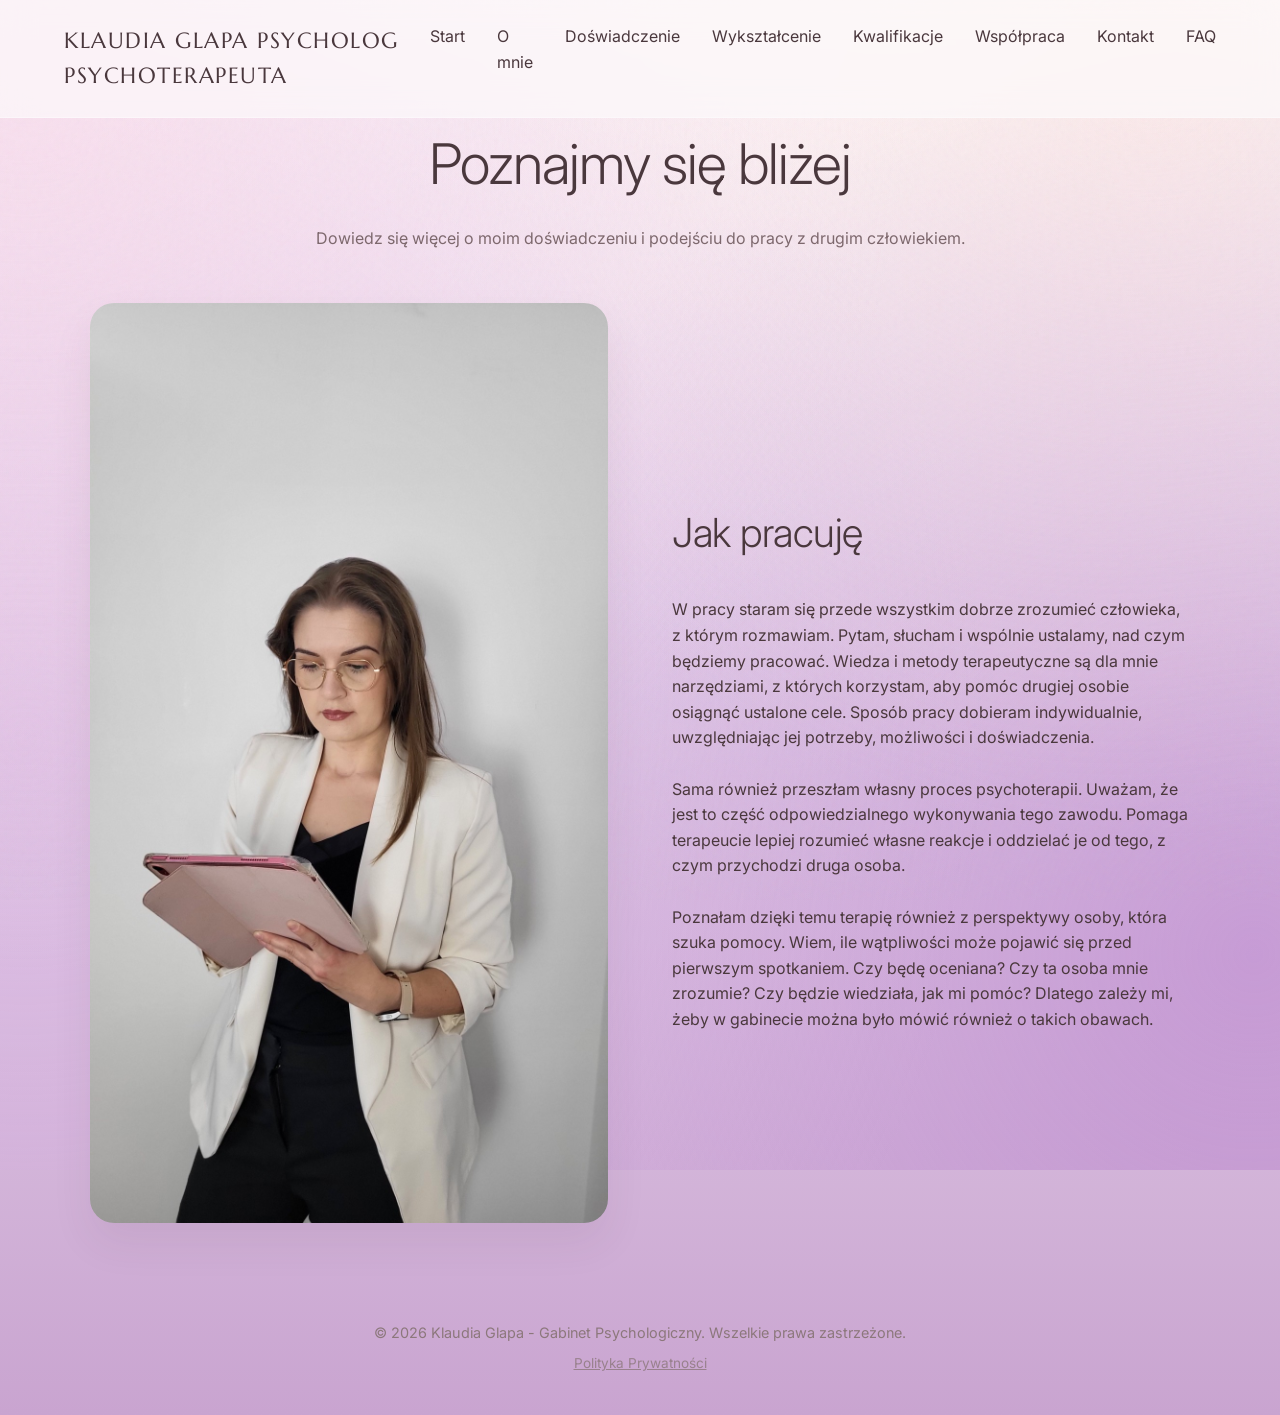
<file: o-mnie.html>
<!DOCTYPE html>
<html lang="pl">
<head>
    <meta charset="UTF-8">
    <meta name="viewport" content="width=device-width, initial-scale=1.0">
    <title>O mnie | Klaudia Glapa</title>
    <meta name="description" content="Poznaj mnie bliżej. Dowiedz się więcej o moim podejściu terapeutycznym w nurcie poznawczo-behawioralnym (CBT) oraz wartościach w pracy z pacjentem.">
    <meta property="og:title" content="O mnie | Klaudia Glapa Psycholog">
    <meta property="og:description" content="Dowiedz się więcej o moim doświadczeniu i podejściu do psychoterapii.">
    <meta property="og:type" content="article">
    <link rel="canonical" href="https://klaudiaglapa.pl/o-mnie">
    <link rel="stylesheet" href="style.css">
    <link href="https://fonts.googleapis.com/css2?family=Inter:wght@300;400;600&display=swap" rel="stylesheet">
    <link href="https://fonts.googleapis.com/css2?family=Marcellus&display=swap" rel="stylesheet">
    <link rel="icon" type="image/x-icon" href="/favicon.ico">
</head>
<body>
    <nav class="navbar">
        <a href="/" class="logo">Klaudia Glapa Psycholog Psychoterapeuta</a>
        <ul class="nav-links">
            <li><a href="/#home">Start</a></li>
            <li><a href="/o-mnie">O mnie</a></li>
            <li><a href="/#doswiadczenie">Doświadczenie</a></li>
            <li><a href="/#wyksztalcenie">Wykształcenie</a></li>
            <li><a href="/kwalifikacje">Kwalifikacje</a></li>
            <li><a href="/wspolpraca">Współpraca</a></li>
            <li><a href="/#kontakt">Kontakt</a></li>
            <li><a href="/faq">FAQ</a></li>
        </ul>
        <button class="hamburger" aria-label="Otwórz menu">
            <span></span>
            <span></span>
            <span></span>
        </button>
    </nav>

    <header class="subpage-header fade-in">
        <h1>Poznajmy się bliżej</h1>
        <p class="subtitle" style="margin-top: 1rem;">Dowiedz się więcej o moim doświadczeniu i podejściu do pracy z drugim człowiekiem.</p>
    </header>

    <section class="section fade-in" style="padding-top: 0;">
        <div class="container dual-col" style="max-width: 1100px;">

            <div class="image-content">
                <img src="omniephoto.jpg?auto=format&fit=crop&w=800&q=80" alt="Klaudia Glapa - Psycholog">
            </div>
            <div class="text-content">
                <h2>Jak pracuję</h2>

                <p>W pracy staram się przede wszystkim dobrze zrozumieć człowieka, z którym rozmawiam. Pytam, słucham i wspólnie ustalamy, nad czym będziemy pracować. Wiedza i metody terapeutyczne są dla mnie narzędziami, z których korzystam, aby pomóc drugiej osobie osiągnąć ustalone cele. Sposób pracy dobieram indywidualnie, uwzględniając jej potrzeby, możliwości i doświadczenia.</p>
                <br>

                <p>Sama również przeszłam własny proces psychoterapii. Uważam, że jest to część odpowiedzialnego wykonywania tego zawodu. Pomaga terapeucie lepiej rozumieć własne reakcje i oddzielać je od tego, z czym przychodzi druga osoba.</p>

                <br>
                <p>Poznałam dzięki temu terapię również z perspektywy osoby, która szuka pomocy. Wiem, ile wątpliwości może pojawić się przed pierwszym spotkaniem. Czy będę oceniana? Czy ta osoba mnie zrozumie? Czy będzie wiedziała, jak mi pomóc? Dlatego zależy mi, żeby w gabinecie można było mówić również o takich obawach.</p>
            </div>

        </div>
    </section>

    <footer>
        <div class="container" style="display: flex; flex-direction: column; align-items: center; gap: 0.6rem;">
            <p>&copy; 2026 Klaudia Glapa - Gabinet Psychologiczny. Wszelkie prawa zastrzeżone.</p>
            <p style="font-size: 0.85rem;">
                <a href="/polityka-prywatnosci" style="color: inherit; text-decoration: underline; opacity: 0.8; transition: opacity 0.3s ease;">Polityka Prywatności</a>
            </p>
        </div>
    </footer>
    <script src="script.js"></script>
</body>
</html>
</file>
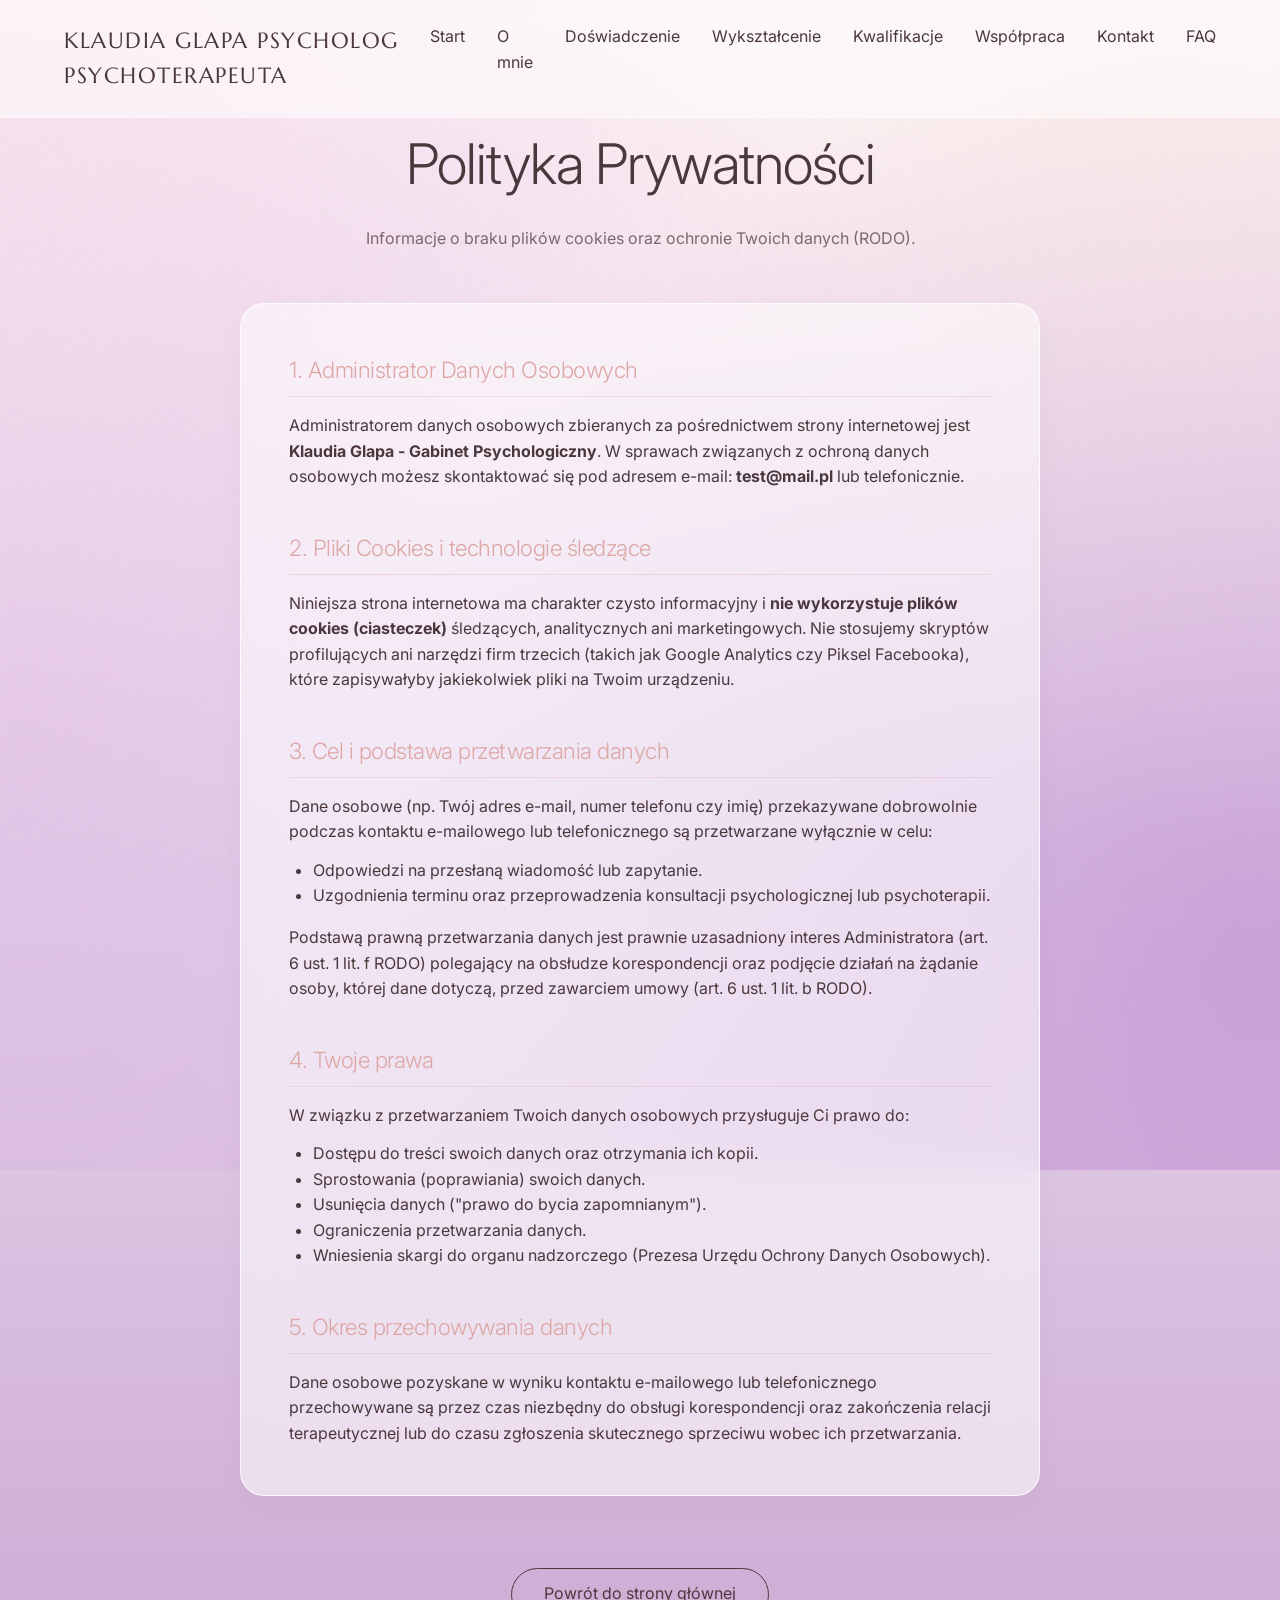
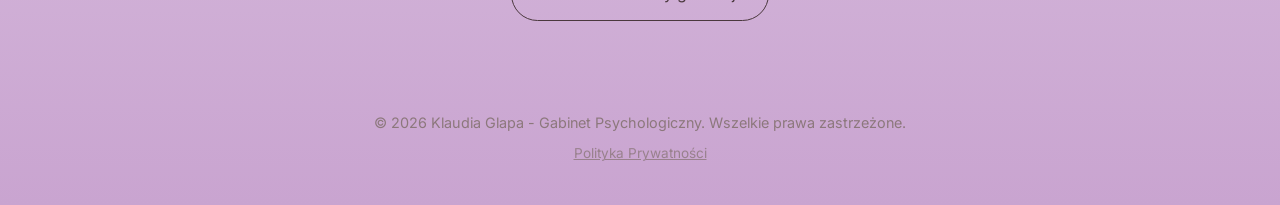
<file: polityka-prywatnosci.html>
<!DOCTYPE html>
<html lang="pl">
<head>
    <meta charset="UTF-8">
    <meta name="viewport" content="width=device-width, initial-scale=1.0">
    <title>Polityka Prywatności | Klaudia Glapa</title>
    <meta name="description" content="Polityka Prywatności strony Klaudia Glapa - Gabinet Psychologiczny. Informacje o braku plików cookies oraz zasadach przetwarzania danych osobowych.">
    <meta property="og:title" content="Polityka Prywatności | Klaudia Glapa">
    <meta property="og:description" content="Informacje na temat braku plików cookies oraz ochrony danych osobowych (RODO).">
    <meta property="og:type" content="article">
    <link rel="canonical" href="https://klaudiaglapa.pl/polityka-prywatnosci">
    <link href="https://fonts.googleapis.com/css2?family=Inter:wght@300;400;600&display=swap" rel="stylesheet">
    <link href="https://fonts.googleapis.com/css2?family=Marcellus&display=swap" rel="stylesheet">
    <link rel="icon" type="image/x-icon" href="/favicon.ico">
    <link rel="stylesheet" href="style.css">
</head>
<body>

    <nav class="navbar">
        <a href="/" class="logo">Klaudia Glapa Psycholog Psychoterapeuta</a>
        <ul class="nav-links">
            <li><a href="/#home">Start</a></li>
            <li><a href="/#o-mnie">O mnie</a></li>
            <li><a href="/#doswiadczenie">Doświadczenie</a></li>
            <li><a href="/#wyksztalcenie">Wykształcenie</a></li>
            <li><a href="/kwalifikacje">Kwalifikacje</a></li>
            <li><a href="/wspolpraca">Współpraca</a></li>
            <li><a href="/#kontakt">Kontakt</a></li>
            <li><a href="/faq">FAQ</a></li>
        </ul>
        <button class="hamburger" aria-label="Otwórz menu">
            <span></span>
            <span></span>
            <span></span>
        </button>
    </nav>

    <header class="subpage-header fade-in">
        <h1>Polityka Prywatności</h1>
        <p class="subtitle" style="margin-top: 1rem;">Informacje o braku plików cookies oraz ochronie Twoich danych (RODO).</p>
    </header>

    <section class="section fade-in" style="padding-top: 0;">
        <div class="container" style="max-width: 800px; margin: 0 auto;">

            <div class="card text-content" style="padding: 3rem; cursor: default;">

                <!-- Administrator -->
                <h2 style="font-size: 1.4rem; color: var(--accent); margin-bottom: 1rem; border-bottom: 1px solid rgba(220, 167, 165, 0.3); padding-bottom: 0.5rem;">1. Administrator Danych Osobowych</h2>
                <p>Administratorem danych osobowych zbieranych za pośrednictwem strony internetowej jest <strong>Klaudia Glapa - Gabinet Psychologiczny</strong>. W sprawach związanych z ochroną danych osobowych możesz skontaktować się pod adresem e-mail: <strong style="color: var(--text-main);">test@mail.pl</strong> lub telefonicznie.</p>

                <!-- Cookies -->
                <h2 style="font-size: 1.4rem; color: var(--accent); margin-top: 2.5rem; margin-bottom: 1rem; border-bottom: 1px solid rgba(220, 167, 165, 0.3); padding-bottom: 0.5rem;">2. Pliki Cookies i technologie śledzące</h2>
                <p>Niniejsza strona internetowa ma charakter czysto informacyjny i <strong>nie wykorzystuje plików cookies (ciasteczek)</strong> śledzących, analitycznych ani marketingowych. Nie stosujemy skryptów profilujących ani narzędzi firm trzecich (takich jak Google Analytics czy Piksel Facebooka), które zapisywałyby jakiekolwiek pliki na Twoim urządzeniu.</p>

                <!-- Cele przetwarzania -->
                <h2 style="font-size: 1.4rem; color: var(--accent); margin-top: 2.5rem; margin-bottom: 1rem; border-bottom: 1px solid rgba(220, 167, 165, 0.3); padding-bottom: 0.5rem;">3. Cel i podstawa przetwarzania danych</h2>
                <p>Dane osobowe (np. Twój adres e-mail, numer telefonu czy imię) przekazywane dobrowolnie podczas kontaktu e-mailowego lub telefonicznego są przetwarzane wyłącznie w celu:</p>
                <ul style="margin-top: 0.8rem; margin-left: 1.5rem;">
                    <li>Odpowiedzi na przesłaną wiadomość lub zapytanie.</li>
                    <li>Uzgodnienia terminu oraz przeprowadzenia konsultacji psychologicznej lub psychoterapii.</li>
                </ul>
                <p style="margin-top: 1rem;">Podstawą prawną przetwarzania danych jest prawnie uzasadniony interes Administratora (art. 6 ust. 1 lit. f RODO) polegający na obsłudze korespondencji oraz podjęcie działań na żądanie osoby, której dane dotyczą, przed zawarciem umowy (art. 6 ust. 1 lit. b RODO).</p>

                <!-- Prawa użytkownika -->
                <h2 style="font-size: 1.4rem; color: var(--accent); margin-top: 2.5rem; margin-bottom: 1rem; border-bottom: 1px solid rgba(220, 167, 165, 0.3); padding-bottom: 0.5rem;">4. Twoje prawa</h2>
                <p>W związku z przetwarzaniem Twoich danych osobowych przysługuje Ci prawo do:</p>
                <ul style="margin-top: 0.8rem; margin-left: 1.5rem;">
                    <li>Dostępu do treści swoich danych oraz otrzymania ich kopii.</li>
                    <li>Sprostowania (poprawiania) swoich danych.</li>
                    <li>Usunięcia danych ("prawo do bycia zapomnianym").</li>
                    <li>Ograniczenia przetwarzania danych.</li>
                    <li>Wniesienia skargi do organu nadzorczego (Prezesa Urzędu Ochrony Danych Osobowych).</li>
                </ul>

                <!-- Przechowywanie danych -->
                <h2 style="font-size: 1.4rem; color: var(--accent); margin-top: 2.5rem; margin-bottom: 1rem; border-bottom: 1px solid rgba(220, 167, 165, 0.3); padding-bottom: 0.5rem;">5. Okres przechowywania danych</h2>
                <p>Dane osobowe pozyskane w wyniku kontaktu e-mailowego lub telefonicznego przechowywane są przez czas niezbędny do obsługi korespondencji oraz zakończenia relacji terapeutycznej lub do czasu zgłoszenia skutecznego sprzeciwu wobec ich przetwarzania.</p>
            </div>

            <!-- Przycisk powrotu na stronę główną -->
            <div style="text-align: center; margin-top: 3.5rem;">
                <a href="/" class="btn-outline">Powrót do strony głównej</a>
            </div>

        </div>
    </section>

    <footer>
        <div class="container" style="display: flex; flex-direction: column; align-items: center; gap: 0.6rem;">
            <p>&copy; 2026 Klaudia Glapa - Gabinet Psychologiczny. Wszelkie prawa zastrzeżone.</p>
            <p style="font-size: 0.85rem;">
                <a href="/polityka-prywatnosci" style="color: inherit; text-decoration: underline; opacity: 0.8; transition: opacity 0.3s ease;">Polityka Prywatności</a>
            </p>
        </div>
    </footer>

    <script src="script.js"></script>
</body>
</html>
</file>
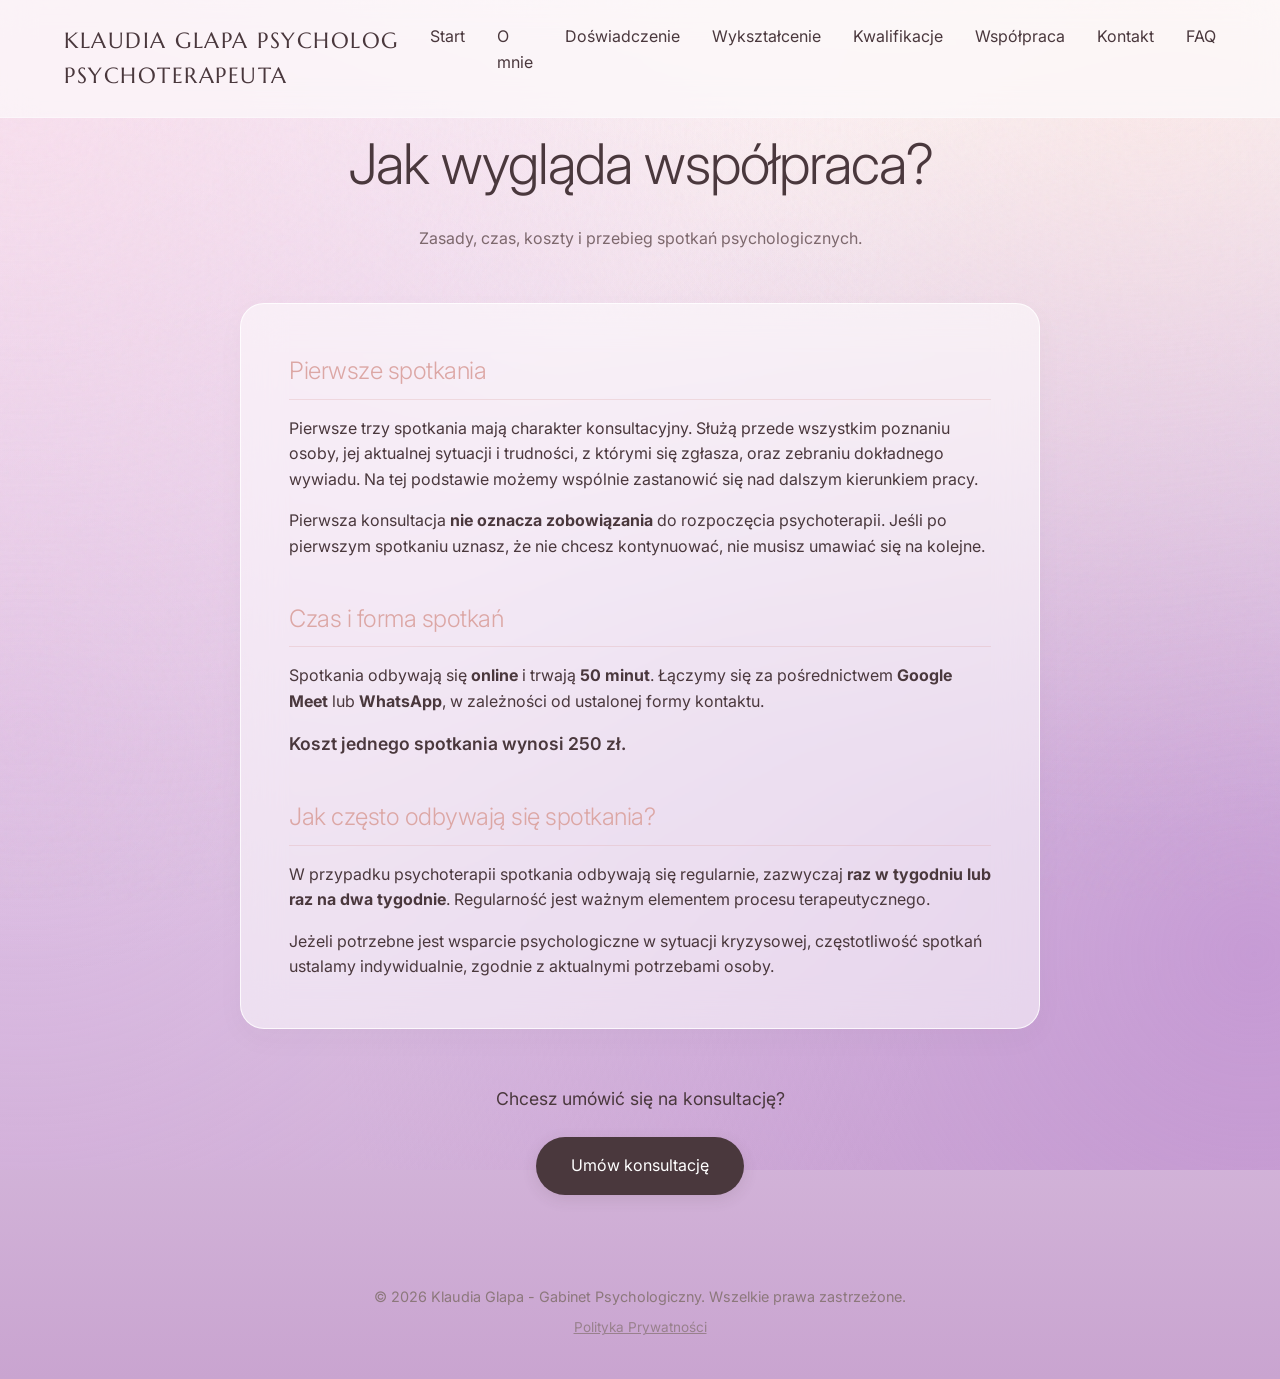
<file: wspolpraca.html>
<!DOCTYPE html>
<html lang="pl">
<head>
    <meta charset="UTF-8">
    <meta name="viewport" content="width=device-width, initial-scale=1.0">
    <title>Współpraca | Klaudia Glapa</title>
    <meta name="description" content="Dowiedz się, jak wygląda współpraca, ile trwają spotkania online (Google Meet / WhatsApp) oraz jaki jest koszt konsultacji psychologicznej.">
    <meta property="og:title" content="Współpraca i Cennik | Klaudia Glapa">
    <meta property="og:description" content="Zasady współpracy, czas trwania sesji oraz forma spotkań psychoterapeutycznych online.">
    <meta property="og:type" content="article">
    <link rel="canonical" href="https://klaudiaglapa.pl/wspolpraca">
    <link rel="stylesheet" href="style.css">
    <link href="https://fonts.googleapis.com/css2?family=Inter:wght@300;400;600&display=swap" rel="stylesheet">
    <link href="https://fonts.googleapis.com/css2?family=Marcellus&display=swap" rel="stylesheet">
    <link rel="icon" type="image/x-icon" href="/favicon.ico">
</head>
<body>

    <nav class="navbar">
        <a href="/" class="logo">Klaudia Glapa Psycholog Psychoterapeuta</a>
        <ul class="nav-links">
            <li><a href="/#home">Start</a></li>
            <li><a href="/#o-mnie">O mnie</a></li>
            <li><a href="/#doswiadczenie">Doświadczenie</a></li>
            <li><a href="/#wyksztalcenie">Wykształcenie</a></li>
            <li><a href="/kwalifikacje">Kwalifikacje</a></li>
            <li><a href="/wspolpraca">Współpraca</a></li>
            <li><a href="/#kontakt">Kontakt</a></li>
            <li><a href="/faq">FAQ</a></li>
        </ul>

        <button class="hamburger" aria-label="Otwórz menu">
            <span></span>
            <span></span>
            <span></span>
        </button>

    </nav>

    <header class="subpage-header fade-in">
        <h1>Jak wygląda współpraca?</h1>
        <p class="subtitle" style="margin-top: 1rem;">Zasady, czas, koszty i przebieg spotkań psychologicznych.</p>
    </header>

    <section class="section fade-in" style="padding-top: 0;">
        <div class="container" style="max-width: 800px; margin: 0 auto;">

            <div class="card text-content" style="padding: 3rem; cursor: default;">

                <!-- Sekcja 1: Pierwsze spotkania -->
                <h2 style="font-size: 1.5rem; color: var(--accent); margin-bottom: 1rem; border-bottom: 1px solid rgba(220, 167, 165, 0.3); padding-bottom: 0.5rem;">Pierwsze spotkania</h2>
                <p>Pierwsze trzy spotkania mają charakter konsultacyjny. Służą przede wszystkim poznaniu osoby, jej aktualnej sytuacji i trudności, z którymi się zgłasza, oraz zebraniu dokładnego wywiadu. Na tej podstawie możemy wspólnie zastanowić się nad dalszym kierunkiem pracy.</p>
                <p style="margin-top: 1rem;">Pierwsza konsultacja <strong>nie oznacza zobowiązania</strong> do rozpoczęcia psychoterapii. Jeśli po pierwszym spotkaniu uznasz, że nie chcesz kontynuować, nie musisz umawiać się na kolejne.</p>

                <!-- Sekcja 2: Czas i forma spotkań -->
                <h2 style="font-size: 1.5rem; color: var(--accent); margin-top: 2.5rem; margin-bottom: 1rem; border-bottom: 1px solid rgba(220, 167, 165, 0.3); padding-bottom: 0.5rem;">Czas i forma spotkań</h2>
                <p>Spotkania odbywają się <strong>online</strong> i trwają <strong>50 minut</strong>. Łączymy się za pośrednictwem <strong>Google Meet</strong> lub <strong>WhatsApp</strong>, w zależności od ustalonej formy kontaktu.</p>
                <p style="margin-top: 1rem; font-size: 1.1rem; font-weight: 600; color: var(--text-main);">Koszt jednego spotkania wynosi 250 zł.</p>

                <!-- Sekcja 3: Częstotliwość -->
                <h2 style="font-size: 1.5rem; color: var(--accent); margin-top: 2.5rem; margin-bottom: 1rem; border-bottom: 1px solid rgba(220, 167, 165, 0.3); padding-bottom: 0.5rem;">Jak często odbywają się spotkania?</h2>
                <p>W przypadku psychoterapii spotkania odbywają się regularnie, zazwyczaj <strong>raz w tygodniu lub raz na dwa tygodnie</strong>. Regularność jest ważnym elementem procesu terapeutycznego.</p>
                <p style="margin-top: 1rem;">Jeżeli potrzebne jest wsparcie psychologiczne w sytuacji kryzysowej, częstotliwość spotkań ustalamy indywidualnie, zgodnie z aktualnymi potrzebami osoby.</p>

            </div>

            <!-- Przycisk zachęcający do kontaktu -->
            <div style="text-align: center; margin-top: 3.5rem;">
                <p style="margin-bottom: 1.5rem; font-size: 1.1rem;">Chcesz umówić się na konsultację?</p>
                <a href="/#kontakt" class="btn">Umów konsultację</a>
            </div>

        </div>
    </section>

    <footer>
        <div class="container" style="display: flex; flex-direction: column; align-items: center; gap: 0.6rem;">
            <p>&copy; 2026 Klaudia Glapa - Gabinet Psychologiczny. Wszelkie prawa zastrzeżone.</p>
            <p style="font-size: 0.85rem;">
                <a href="/polityka-prywatnosci" style="color: inherit; text-decoration: underline; opacity: 0.8; transition: opacity 0.3s ease;">Polityka Prywatności</a>
            </p>
        </div>
    </footer>

    <script src="script.js"></script>
</body>
</html>
</file>
<file: style.css>
:root {

    --bg-top: #fdfafb;
    --bg-mid: #ede0f1;
    --bg-bottom: #c9a4d0;
    
    --text-main: #4a383d;        
    --accent: #dca7a5;           
    --card-bg: rgba(255, 255, 255, 0.55);
    --font: 'Inter', -apple-system, BlinkMacSystemFont, sans-serif;
}

* {
    margin: 0;
    padding: 0;
    box-sizing: border-box;
}

body {
    font-family: var(--font);
    color: var(--text-main);
    line-height: 1.6;
    scroll-behavior: smooth;
    overflow-x: hidden;
    min-height: 100vh;
    
    background: linear-gradient(to bottom, 
        var(--bg-top) 0%, 
        var(--bg-mid) 35%, 
        var(--bg-bottom) 100%
    );
    background-repeat: no-repeat;
    position: relative;
}


body::before {
    content: "";
    position: fixed;
    top: -30%;
    left: -30%;
    width: 160vw;
    height: 160vh;
    background: 
        radial-gradient(circle at 20% 25%, rgba(251, 218, 233, 0.6) 0%, transparent 45%),
        radial-gradient(circle at 75% 25%, rgba(255, 227, 218, 0.45) 0%, transparent 40%),
        radial-gradient(circle at 20% 70%, rgba(215, 175, 225, 0.5) 0%, transparent 50%),
        radial-gradient(circle at 80% 85%, rgba(185, 130, 205, 0.6) 0%, transparent 45%); 
    z-index: -2;
    pointer-events: none;
    animation: ambientFloat 22s ease-in-out infinite alternate;
    will-change: transform;
}

body::after {
    content: "";
    position: fixed;
    top: 0; 
    left: 0; 
    width: 100%; 
    height: 100%;
    background-image: url("data:image/svg+xml,%3Csvg viewBox='0 0 200 200' xmlns='http://www.w3.org/2000/svg'%3E%3Cfilter id='noiseFilter'%3E%3CfeTurbulence type='fractalNoise' baseFrequency='0.8' numOctaves='3' stitchTiles='stitch'/%3E%3C/filter%3E%3Crect width='100%25' height='100%25' filter='url(%23noiseFilter)' opacity='0.035'/%3E%3C/svg%3E");
    pointer-events: none;
    z-index: -1;
}


@keyframes ambientFloat {
    0% {
        transform: translate(0, 0) scale(1) rotate(0deg);
    }
    50% {
        transform: translate(-3%, 4%) scale(1.04) rotate(2deg);
    }
    100% {
        transform: translate(3%, -2%) scale(0.98) rotate(-1deg);
    }
}


.navbar {
    position: fixed;
    top: 0;
    width: 100%;
    display: flex;
    justify-content: space-between;
    padding: 1.5rem 5%;
    background: rgba(253, 250, 251, 0.7);
    backdrop-filter: blur(16px);
    -webkit-backdrop-filter: blur(16px);
    border-bottom: 1px solid rgba(255, 255, 255, 0.4);
    z-index: 1000;
}

.logo {
    font-family: 'Marcellus', serif;
    font-size: 1.35rem;
    font-weight: 400;
    letter-spacing: 1.5px;
    text-transform: uppercase;
    text-decoration: none;
    color: var(--text-main);
}

.nav-links {
    list-style: none;
    display: flex;
    gap: 2rem;
}

.nav-links a {
    text-decoration: none;
    color: var(--text-main);
    font-weight: 400;
    transition: color 0.3s ease;
}

.nav-links a:hover {
    color: var(--accent);
}


.section {
    padding: 70px 5% 50px; 
    display: flex;
    align-items: center;
    justify-content: center;
    scroll-margin-top: 90px;
}

.container {
    max-width: 1200px;
    width: 100%;
    margin: 0 auto;
}


.hero {
    min-height: 100vh;
    background-image: linear-gradient(rgba(253, 250, 251, 0.65), rgba(253, 250, 251, 0.65)), 
                      url('https://images.unsplash.com/photo-1458929526027-052f5d6a3c5e?q=80&w=1170&auto=format&fit=crop&ixlib=rb-4.1.0&ixid=M3wxMjA3fDB8MHxwaG90by1wYWdlfHx8fGVufDB8fHx8fA%3D%3D?auto=format&fit=crop&w=1920&q=80');
    background-size: cover;
    background-position: center;
    background-attachment: fixed;
    text-align: center;
}

.hero h1 {
    font-size: 4.2rem;
    font-weight: 300;
    margin-bottom: 1rem;
    color: var(--text-main);
    letter-spacing: -1px;
}

.hero p {
    font-size: 2rem;
    margin-bottom: 2.5rem;
    color: #6e585d;
}

.btn {
    display: inline-block;
    padding: 1rem 2.2rem;
    background-color: var(--text-main);
    color: #ffffff;
    text-decoration: none;
    border-radius: 30px;
    border: none;
    font-weight: 400;
    cursor: pointer;
    transition: all 0.3s cubic-bezier(0.16, 1, 0.3, 1);
    box-shadow: 0 4px 15px rgba(74, 56, 61, 0.12);
}

.btn:hover {
    transform: translateY(-2px);
    background-color: #36282c;
    box-shadow: 0 8px 25px rgba(74, 56, 61, 0.2);
}

/* Typografia */
h2 {
    font-size: 2.5rem;
    font-weight: 300;
    margin-bottom: 2rem;
    letter-spacing: -0.5px;
}

.subtitle {
    margin-top: -1.5rem;
    margin-bottom: 2rem;
    color: #7d686d;
}

/* Układy Grid/Flex */
.dual-col {
    display: grid;
    grid-template-columns: 1fr 1fr;
    gap: 4rem;
    align-items: center;
}

.image-content img {
    width: 100%;
    border-radius: 24px;
    box-shadow: 0 20px 40px rgba(74, 56, 61, 0.08);
}

.grid-3 {
    display: grid;
    grid-template-columns: repeat(auto-fit, minmax(300px, 1fr));
    gap: 2rem;
}

.grid-2 {
    display: grid;
    grid-template-columns: repeat(auto-fit, minmax(380px, 1fr));
    gap: 2rem;
}


.card, .cert-item {
    background: var(--card-bg);
    padding: 2.5rem;
    border-radius: 24px;
    backdrop-filter: blur(20px);
    -webkit-backdrop-filter: blur(20px);
    border: 1px solid rgba(255, 255, 255, 0.8);
    box-shadow: 0 10px 30px rgba(74, 56, 61, 0.03);
    transition: transform 0.4s cubic-bezier(0.16, 1, 0.3, 1), 
                box-shadow 0.4s cubic-bezier(0.16, 1, 0.3, 1),
                background 0.4s ease;
}

.card:hover, .cert-item:hover {
    transform: translateY(-6px);
    background: rgba(255, 255, 255, 0.75);
    box-shadow: 0 20px 40px rgba(74, 56, 61, 0.08);
}

.contact-info {
    list-style: none;
}

.contact-info li {
    margin-bottom: 1rem;
}

footer {
    text-align: center;
    padding: 2.5rem;
    font-size: 0.9rem;
    color: #8c787c;
}


.fade-in {
    opacity: 0;
    transform: translateY(30px);
    transition: opacity 0.8s cubic-bezier(0.16, 1, 0.3, 1), transform 0.8s cubic-bezier(0.16, 1, 0.3, 1);
}

.fade-in.visible {
    opacity: 1;
    transform: translateY(0);
}



.subpage-header {
    padding: 120px 5% 20px;
    text-align: center;
}

.subpage-header h1 {
    font-size: 3.5rem;
    font-weight: 300;
    color: var(--text-main);
    letter-spacing: -1px;
}


a.card, a.cert-item {
    text-decoration: none;
    color: inherit;
    display: block;
}


.card img, .cert-item img {
    width: 100%;
    border-radius: 12px;
    margin-bottom: 1.5rem;
    object-fit: cover;
    aspect-ratio: 4/3;
}


.btn-outline {
    display: inline-block;
    padding: 0.8rem 2rem;
    background-color: transparent;
    color: var(--text-main);
    text-decoration: none;
    border-radius: 30px;
    border: 1px solid var(--text-main);
    font-weight: 400;
    cursor: pointer;
    transition: all 0.3s cubic-bezier(0.16, 1, 0.3, 1);
    margin-top: 1rem;
}

.btn-outline:hover {
    background-color: var(--text-main);
    color: #ffffff;
    transform: translateY(-2px);
    box-shadow: 0 8px 25px rgba(74, 56, 61, 0.15);
}

.faq-item {
    padding: 0 !important;
    overflow: hidden;
    transition: background 0.4s ease;
}

.faq-question {
    width: 100%;
    background: none;
    border: none;
    padding: 1.8rem 2.5rem;
    display: flex;
    justify-content: space-between;
    align-items: center;
    text-align: left;
    font-family: inherit;
    color: var(--text-main);
    font-size: 1.15rem;
    font-weight: 600;
    cursor: pointer;
    outline: none;
    transition: color 0.3s ease;
}

.faq-question:hover {
    color: #6e4650;
}

.faq-arrow {
    width: 20px;
    height: 20px;
    fill: none;
    stroke: var(--text-main);
    stroke-width: 2.2;
    stroke-linecap: round;
    stroke-linejoin: round;
    transition: transform 0.4s cubic-bezier(0.16, 1, 0.3, 1), stroke 0.3s ease;
    flex-shrink: 0;
    margin-left: 1rem;
}

.faq-question:hover .faq-arrow {
    stroke: var(--accent);
}

/* Ukryta treść odpowiedzi */
.faq-answer {
    max-height: 0;
    opacity: 0;
    overflow: hidden;
    padding: 0 2.5rem;
    transition: max-height 0.4s cubic-bezier(0.16, 1, 0.3, 1), 
                opacity 0.4s ease, 
                padding 0.4s cubic-bezier(0.16, 1, 0.3, 1);
}

/* STAN OTWARTY */
.faq-item.active .faq-answer {
    max-height: 300px; /* Wystarczający limit dla treści pytań */
    opacity: 1;
    padding: 0 2.5rem 2rem 2.5rem;
}

.faq-item.active .faq-arrow {
    transform: rotate(180deg); /* Obrót strzałki w górę */
    stroke: var(--accent);
}

.text-content p,
.card p,
.cert-item p,
.faq-answer p {
    text-align: left;
    hyphens: none;
    -webkit-hyphens: none;
    -ms-hyphens: none;
}

::-webkit-scrollbar {
    width: 8px;
}

::-webkit-scrollbar-track {
    background: var(--bg-top);
}

::-webkit-scrollbar-thumb {
    background: var(--accent);
    border-radius: 10px;
    border: 2px solid var(--bg-top);
}

::-webkit-scrollbar-thumb:hover {
    background: #c98e8b;
}

* {
    scrollbar-width: thin;
    scrollbar-color: var(--accent) var(--bg-top);
}

.hamburger {
    display: none;
    flex-direction: column;
    justify-content: space-between;
    width: 26px;
    height: 19px;
    background: transparent;
    border: none;
    cursor: pointer;
    padding: 0;
    z-index: 1001;
}

.hamburger span {
    width: 100%;
    height: 2px;
    background-color: var(--text-main);
    border-radius: 2px;
    transition: all 0.3s ease;
}

.hamburger.active span:nth-child(1) {
    transform: translateY(8.5px) rotate(45deg);
}

.hamburger.active span:nth-child(2) {
    opacity: 0;
}

.hamburger.active span:nth-child(3) {
    transform: translateY(-8.5px) rotate(-45deg);
}

@media (max-width: 768px) {
    .hamburger {
        display: flex;
    }

    .nav-links {
        position: fixed;
        top: 0;
        right: -100%;
        width: 100%;
        height: 100vh;
        background: rgba(253, 250, 251, 0.96);
        backdrop-filter: blur(20px);
        -webkit-backdrop-filter: blur(20px);
        flex-direction: column;
        justify-content: center;
        align-items: center;
        gap: 2rem;
        transition: right 0.4s cubic-bezier(0.16, 1, 0.3, 1);
        z-index: 1000;
    }

    .nav-links.active {
        right: 0;
    }

    .nav-links a {
        font-size: 1.25rem;
    }
}

@media (max-width: 768px) {
    .grid-2, .grid-3 {
        grid-template-columns: 1fr !important;
        gap: 1.2rem;
    }

    .card, .cert-item {
        padding: 1.5rem !important;
        border-radius: 18px;
    }

    .hero h1 {
        font-size: 2.2rem !important;
    }

    .hero p {
        font-size: 1.15rem !important;
        margin-bottom: 1.8rem;
    }

    .subpage-header h1 {
        font-size: 2.2rem !important;
    }

    h2 {
        font-size: 1.8rem !important;
        margin-bottom: 1.2rem;
    }

    .subtitle {
        font-size: 1rem;
        margin-top: -0.5rem;
        margin-bottom: 1.5rem;
    }

    .section {
        padding: 40px 4% 30px !important;
        scroll-margin-top: 70px;
    }

    .subpage-header {
        padding: 100px 5% 15px !important;
    }

    .dual-col {
        gap: 2rem;
    }

    /* 5. Zmniejszenie przycisków, by nie przytłaczały ekranu */
    .btn, .btn-outline {
        padding: 0.8rem 1.8rem;
        font-size: 0.95rem;
    }
}
</file>
